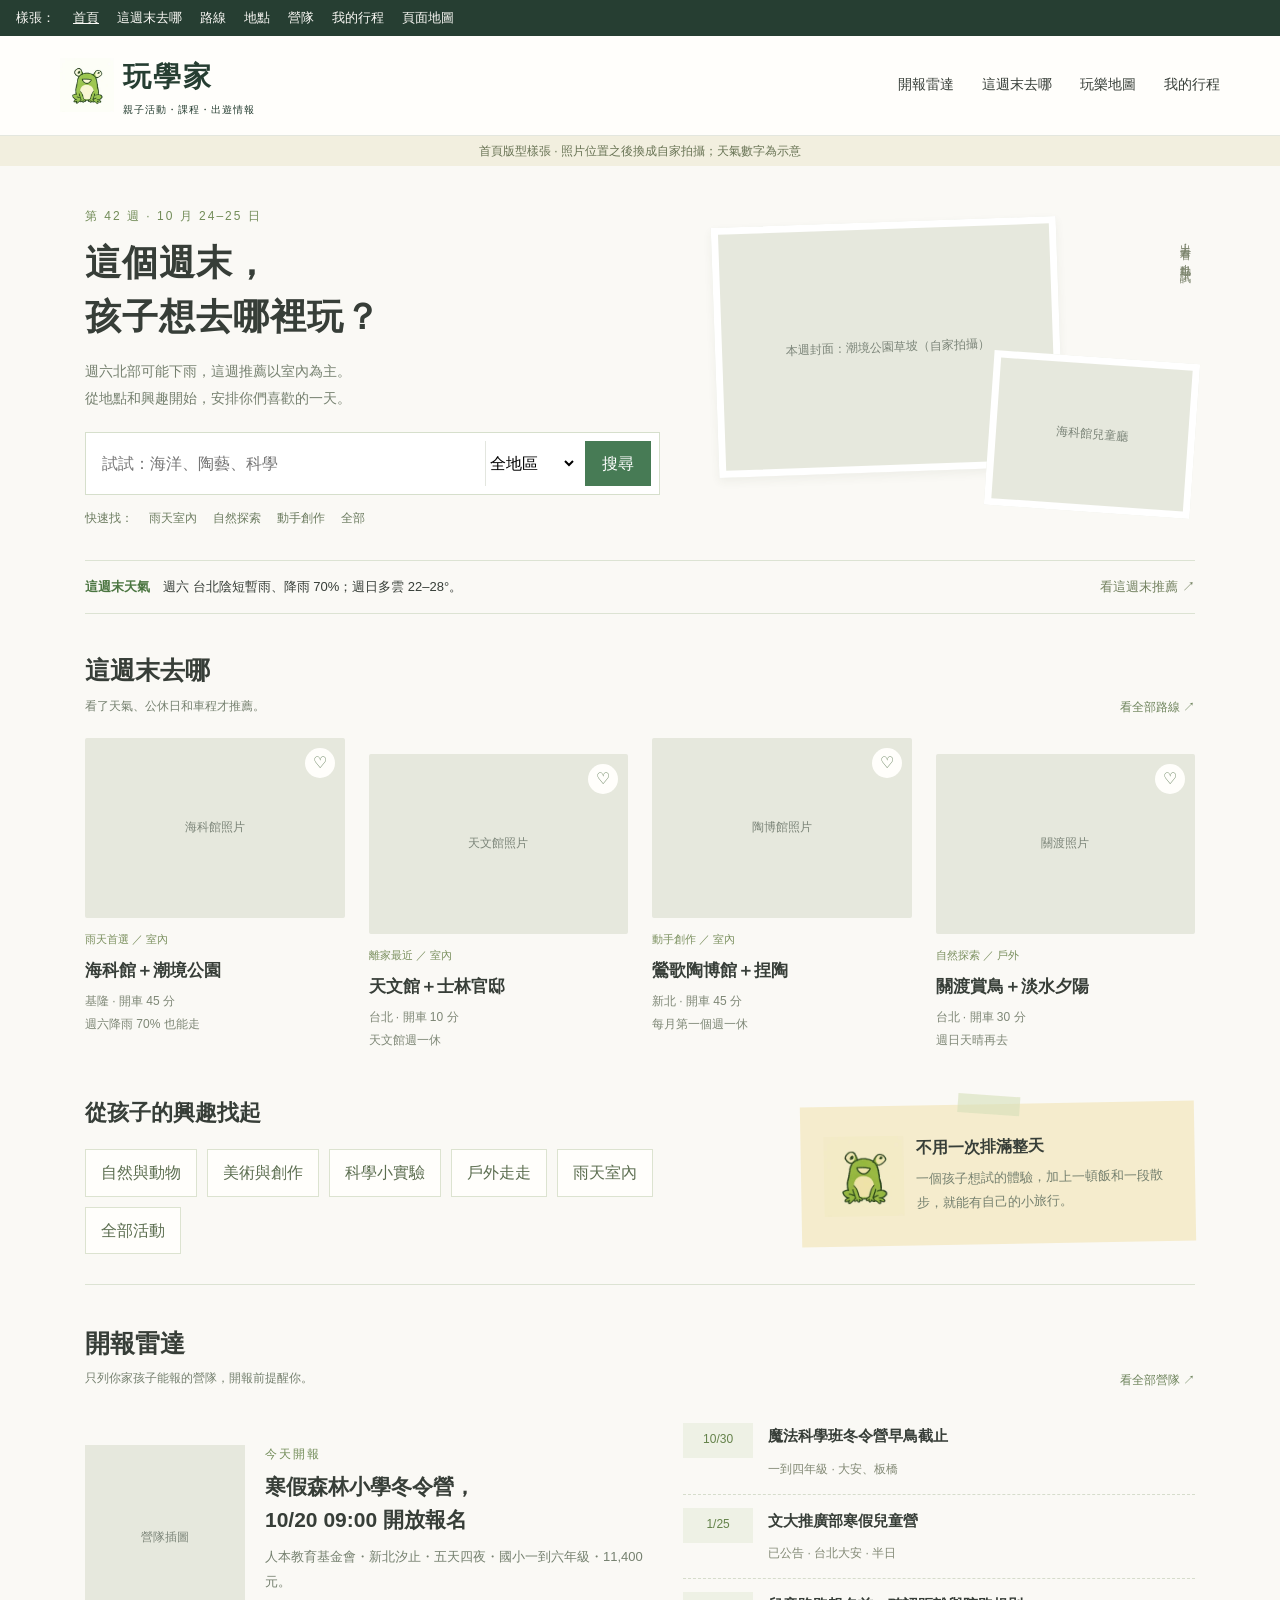
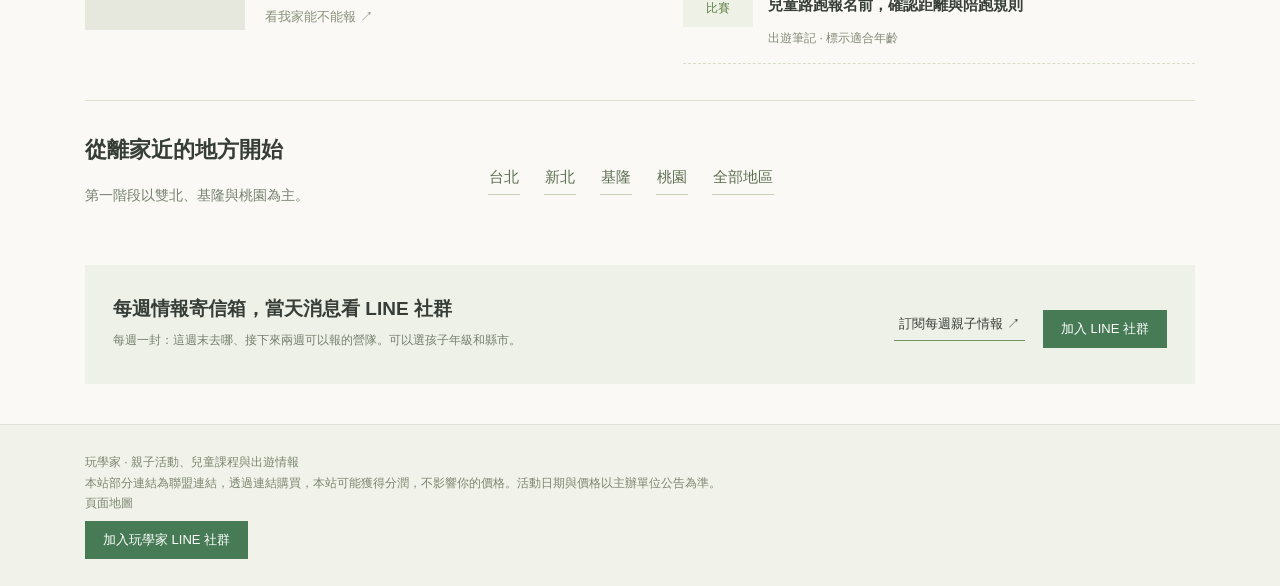
<file: index.html>
<!doctype html>
<html lang="zh-Hant"><head><meta charset="utf-8"><meta name="robots" content="noindex,nofollow"><meta name="viewport" content="width=device-width,initial-scale=1"><title>玩學家｜親子活動・課程・出遊情報</title>
<style>
/* 逐字取自參考稿首頁（2026-10-20 從使用者已登入的 Chrome 取出）；只多了 .ph 照片色塊與樣張切換列 */
* { box-sizing: border-box; }
html { scroll-behavior: smooth; }
body { margin: 0px; background: rgb(250, 249, 245); color: rgb(55, 62, 56); font-family: "Microsoft JhengHei", Arial, sans-serif; line-height: 1.7; }
a { color: inherit; text-decoration: none; }
button, input, select { font: inherit; }
button { cursor: pointer; }
header { background: rgb(255, 254, 251); border-bottom: 1px solid rgb(228, 231, 223); }
.wrap { max-width: 1160px; padding: 0px 25px; margin: auto; }
.top { display: flex; align-items: center; justify-content: space-between; padding: 17px 0px; }
.logo { display: flex; align-items: center; font-size: 28px; font-weight: 900; letter-spacing: 2px; color: rgb(38, 62, 50); }
.logo img { width: 54px; height: 54px; margin-right: 9px; }
.logo small { display: block; font-size: 10px; font-weight: 400; letter-spacing: 1px; }
.nav { display: flex; gap: 28px; font-size: 14px; }
.demo { font-size: 12px; text-align: center; padding: 5px; background: rgb(242, 239, 223); color: rgb(104, 115, 84); }
.welcome { display: grid; grid-template-columns: 1.2fr 1fr; gap: 55px; padding: 40px 0px 32px; align-items: center; }
.kicker { font-size: 12px; color: rgb(114, 140, 88); letter-spacing: 2px; }
h1 { font-size: 36px; line-height: 1.5; margin: 10px 0px 14px; letter-spacing: 1px; }
p { color: rgb(117, 128, 111); font-size: 14px; line-height: 1.9; }
.search { display: flex; gap: 8px; background: white; border: 1px solid rgb(214, 223, 204); padding: 8px; margin-top: 20px; }
.search input { border: 0px; min-width: 0px; flex: 1 1 0%; padding: 8px; background: none; outline-offset: 3px; }
.search select { border-width: 0px 0px 0px 1px; border-style: none none none solid; border-color: currentcolor currentcolor currentcolor rgb(227, 230, 223); border-image: none; background: none; width: 92px; }
.search button { border: 0px; background: rgb(71, 123, 85); color: white; padding: 9px 17px; }
.quick { display: flex; gap: 16px; flex-wrap: wrap; font-size: 12px; margin-top: 13px; color: rgb(108, 124, 96); }
.quick button { border: 0px; background: none; color: inherit; padding: 0px; }
.collage { position: relative; height: 290px; }
.collage .big { position: absolute; left: 0px; top: 0px; width: 72%; height: 250px; object-fit: cover; border: 7px solid white; transform: rotate(-2deg); box-shadow: rgba(56, 78, 53, 0.063) 0px 4px 10px; }
.collage .little { position: absolute; right: 0px; bottom: 0px; width: 43%; height: 155px; object-fit: cover; border: 7px solid white; transform: rotate(4deg); }
.collage .caption { position: absolute; right: 0px; top: 12px; font-size: 11px; writing-mode: vertical-rl; color: rgb(125, 133, 110); letter-spacing: 2px; }
.week { display: flex; justify-content: space-between; align-items: center; border-top: 1px solid rgb(220, 227, 211); border-bottom: 1px solid rgb(220, 227, 211); padding: 15px 0px; font-size: 13px; gap: 15px; }
.week strong { color: rgb(74, 117, 64); }
.week a { color: rgb(114, 128, 95); }
.section-head { display: flex; justify-content: space-between; align-items: end; margin: 35px 0px 20px; }
.section-head h2 { font-size: 25px; margin: 0px; }
.section-head p { margin: 3px 0px 0px; font-size: 12px; }
.section-head a { font-size: 12px; color: rgb(110, 132, 92); }
.cards { display: grid; grid-template-columns: repeat(4, 1fr); gap: 24px; }
.card { position: relative; }
.card:nth-child(2n) { padding-top: 16px; }
.card img, .card .ph { width: 100%; height: 180px; object-fit: cover; border-radius: 2px; }
.card h3 { font-size: 17px; line-height: 1.65; margin: 9px 0px 5px; font-weight: 600; }
.card .tag { font-size: 11px; color: rgb(123, 144, 95); margin-top: 12px; }
.card .meta { font-size: 12px; color: rgb(126, 135, 118); line-height: 1.9; }
.card .heart { position: absolute; right: 10px; top: 10px; width: 30px; height: 30px; background: rgb(255, 254, 251); border: 0px; border-radius: 50%; color: rgb(90, 120, 80); }
.card:nth-child(2n) .heart { top: 26px; }
.card a:hover h3 { color: rgb(71, 123, 85); }
.empty { display: none; color: rgb(123, 132, 111); padding: 25px; }
.middle { display: grid; grid-template-columns: 1.7fr 1fr; gap: 45px; margin: 42px 0px 30px; }
.topics { display: flex; flex-wrap: wrap; gap: 10px; margin-top: 18px; }
.topics button { border: 1px solid rgb(220, 227, 208); background: rgb(255, 254, 251); padding: 9px 15px; color: rgb(92, 110, 80); }
.sticky-note { position: relative; background: rgb(245, 236, 205); padding: 23px; transform: rotate(-1deg); display: flex; gap: 12px; align-items: center; margin: 10px 0px; }
.sticky-note::before { content: ""; position: absolute; top: -9px; left: 40%; height: 19px; width: 62px; background: rgba(213, 223, 186, 0.6); transform: rotate(5deg); }
.sticky-note img { width: 80px; mix-blend-mode: multiply; }
.sticky-note h3 { font-size: 16px; margin: 0px; }
.sticky-note p { font-size: 13px; margin: 6px 0px 0px; }
.learning { border-top: 1px solid rgb(220, 227, 211); padding-top: 2px; }
.learning-grid { display: grid; grid-template-columns: 1.1fr 1fr; gap: 35px; }
.story { display: grid; grid-template-columns: 160px 1fr; gap: 20px; align-items: center; }
.story img, .story .ph { width: 160px; height: 185px; object-fit: cover; }
.story h3 { font-size: 21px; line-height: 1.6; margin: 5px 0px; }
.story p { font-size: 13px; margin: 8px 0px; }
.list-row { display: grid; grid-template-columns: 70px 1fr; gap: 15px; padding: 13px 0px; border-bottom: 1px dashed rgb(214, 221, 204); }
.list-row .label { color: rgb(100, 130, 74); background: rgb(238, 241, 229); text-align: center; font-size: 12px; padding: 6px; height: 35px; }
.list-row h3 { font-size: 15px; margin: 0px 0px 5px; }
.list-row small { font-size: 12px; color: rgb(130, 137, 117); }
.locations { display: grid; grid-template-columns: 1fr 2fr; gap: 50px; padding: 30px 0px; margin-top: 36px; border-top: 1px solid rgb(220, 227, 211); }
.locations h2 { font-size: 22px; margin: 0px; }
.cities { display: flex; flex-wrap: wrap; gap: 14px 24px; align-items: center; }
.cities button { border-width: 0px 0px 1px; border-style: none none solid; border-color: currentcolor currentcolor rgb(197, 210, 182); border-image: none; background: none; color: rgb(94, 112, 82); font-size: 15px; padding: 5px 1px; }
.newsletter { display: flex; justify-content: space-between; align-items: center; padding: 28px; margin: 12px 0px 40px; background: rgb(238, 241, 231); gap: 25px; }
.newsletter h3 { font-size: 19px; margin: 0px; }
.newsletter p { font-size: 12px; margin: 4px 0px; }
.newsletter a { font-size: 13px; border-bottom: 1px solid rgb(118, 148, 99); padding: 5px; }
.footer { background: rgb(241, 242, 233); border-top: 1px solid rgb(221, 227, 212); padding: 27px 0px; font-size: 12px; color: rgb(124, 133, 113); }
.toast { position: fixed; bottom: 20px; left: 50%; transform: translateX(-50%); background: rgb(52, 91, 62); color: white; padding: 12px 20px; display: none; z-index: 10; font-size: 13px; max-width: 90%; }
@media (max-width: 760px) {
  .wrap { padding: 0px 18px; }
  .top { padding: 12px 0px; }
  .logo { font-size: 24px; }
  .nav { gap: 13px; font-size: 12px; }
  .nav a:last-child { display: none; }
  .welcome { grid-template-columns: 1fr; gap: 25px; padding-top: 25px; }
  h1 { font-size: 29px; }
  .collage { height: 215px; }
  .collage .big { height: 190px; width: 76%; }
  .collage .little { height: 125px; width: 39%; }
  .week { align-items: start; font-size: 12px; }
  .week a { white-space: nowrap; }
  .cards { grid-template-columns: repeat(2, 1fr); gap: 22px 15px; }
  .card img, .card .ph { height: 150px; }
  .card h3 { font-size: 15px; }
  .card:nth-child(2n) { padding-top: 10px; }
  .card:nth-child(2n) .heart { top: 20px; }
  .middle { grid-template-columns: 1fr; gap: 18px; margin-top: 30px; }
  .section-head h2 { font-size: 22px; }
  .learning-grid { grid-template-columns: 1fr; gap: 15px; }
  .story { grid-template-columns: 125px 1fr; gap: 15px; }
  .story img, .story .ph { width: 125px; height: 165px; }
  .story h3 { font-size: 18px; }
  .locations { grid-template-columns: 1fr; gap: 12px; }
  .newsletter { padding: 20px; display: block; }
  .newsletter a { display: inline-block; margin-top: 9px; }
  .search button { padding: 8px 12px; }
  .search select { width: 75px; }
  .search input { font-size: 13px; }
}
/* 樣張多加的 */
.line-join { display: inline-block; background: rgb(71, 123, 85); color: white; padding: 8px 18px; font-size: 13px; margin-top: 8px; }
.newsletter .links { display: flex; flex-wrap: wrap; gap: 12px 18px; align-items: center; }
.newsletter .line-join { border: 0px; color: white; padding: 8px 18px; }
.ph { background: rgb(230, 232, 221); color: rgb(123, 132, 120); display: flex; align-items: center; justify-content: center; text-align: center; font-size: 12px; padding: 10px; }
.switcher { background: rgb(38, 62, 50); color: rgb(250, 249, 245); font-size: 13px; padding: 7px 16px; display: flex; flex-wrap: wrap; gap: 4px 18px; }
.switcher a[aria-current="page"] { text-decoration: underline; }
.list-row .when { display: block; font-size: 12px; color: rgb(40, 116, 94); }
</style></head><body>
<nav class="switcher" aria-label="樣張切換"><span>樣張：</span><a href="index.html" aria-current="page">首頁</a><a href="weekend.html">這週末去哪</a><a href="route.html">路線</a><a href="place.html">地點</a><a href="camp.html">營隊</a><a href="mytrip.html">我的行程</a><a href="sitemap.html">頁面地圖</a></nav>
<header><div class="wrap top"><a class="logo" href="index.html"><img src="assets/frog.webp" alt="玩學家青蛙"><span>玩學家<small>親子活動・課程・出遊情報</small></span></a><nav class="nav"><a href="camp.html">開報雷達</a><a href="weekend.html">這週末去哪</a><a href="place.html">玩樂地圖</a><a href="mytrip.html">我的行程</a></nav></div></header>
<div class="demo">首頁版型樣張 · 照片位置之後換成自家拍攝；天氣數字為示意</div>
<main class="wrap">
<section class="welcome"><div><div class="kicker">第 42 週 · 10 月 24–25 日</div><h1>這個週末，<br>孩子想去哪裡玩？</h1><p>週六北部可能下雨，這週推薦以室內為主。<br>從地點和興趣開始，安排你們喜歡的一天。</p>
<form class="search" onsubmit="return false"><input id="q" aria-label="搜尋活動" placeholder="試試：海洋、陶藝、科學"><select id="area" aria-label="地區"><option value="">全地區</option><option>台北</option><option>新北</option><option>基隆</option><option>桃園</option></select><button>搜尋</button></form>
<div class="quick"><span>快速找：</span><button data-q="室內">雨天室內</button><button data-q="自然">自然探索</button><button data-q="創作">動手創作</button><button data-q="">全部</button></div></div>
<div class="collage"><div class="ph big">本週封面：潮境公園草坡（自家拍攝）</div><div class="ph little">海科館兒童廳</div><span class="caption">出去看看，也動手試試。</span></div></section>
<div class="week"><span><strong>這週末天氣</strong>　週六 台北陰短暫雨、降雨 70%；週日多雲 22–28°。</span><a href="weekend.html">看這週末推薦 ↗</a></div>
<section id="activities"><div class="section-head"><div><h2>這週末去哪</h2><p>看了天氣、公休日和車程才推薦。</p></div><a href="weekend.html">看全部路線 ↗</a></div>
<div class="cards">
<article class="card" data-area="基隆" data-key="海洋 室內 自然"><button class="heart" aria-label="收藏海科館" aria-pressed="false">♡</button><a href="route.html"><div class="ph">海科館照片</div><div class="tag">雨天首選 ／ 室內</div><h3>海科館＋潮境公園</h3></a><div class="meta">基隆 · 開車 45 分<br>週六降雨 70% 也能走</div></article>
<article class="card" data-area="台北" data-key="天文 科學 室內"><button class="heart" aria-label="收藏天文館" aria-pressed="false">♡</button><a href="#"><div class="ph">天文館照片</div><div class="tag">離家最近 ／ 室內</div><h3>天文館＋士林官邸</h3></a><div class="meta">台北 · 開車 10 分<br>天文館週一休</div></article>
<article class="card" data-area="新北" data-key="陶藝 創作 室內 DIY"><button class="heart" aria-label="收藏陶博館" aria-pressed="false">♡</button><a href="#"><div class="ph">陶博館照片</div><div class="tag">動手創作 ／ 室內</div><h3>鶯歌陶博館＋捏陶</h3></a><div class="meta">新北 · 開車 45 分<br>每月第一個週一休</div></article>
<article class="card" data-area="台北" data-key="自然 戶外 賞鳥"><button class="heart" aria-label="收藏關渡" aria-pressed="false">♡</button><a href="#"><div class="ph">關渡照片</div><div class="tag">自然探索 ／ 戶外</div><h3>關渡賞鳥＋淡水夕陽</h3></a><div class="meta">台北 · 開車 30 分<br>週日天晴再去</div></article>
</div><div class="empty">目前沒有符合條件的路線。試試其他地區或關鍵字。</div></section>
<div class="middle"><section><h2 style="font-size:22px;margin:0">從孩子的興趣找起</h2><div class="topics"><button data-q="自然">自然與動物</button><button data-q="創作">美術與創作</button><button data-q="科學">科學小實驗</button><button data-q="戶外">戶外走走</button><button data-q="室內">雨天室內</button><button data-q="">全部活動</button></div></section>
<div class="sticky-note"><img src="assets/frog.webp" alt="青蛙小提醒"><div><h3>不用一次排滿整天</h3><p>一個孩子想試的體驗，加上一頓飯和一段散步，就能有自己的小旅行。</p></div></div></div>
<section class="learning" id="learning"><div class="section-head"><div><h2>開報雷達</h2><p>只列你家孩子能報的營隊，開報前提醒你。</p></div><a href="camp.html">看全部營隊 ↗</a></div>
<div class="learning-grid"><a class="story" href="camp.html"><div class="ph">營隊插圖</div><div><div class="kicker">今天開報</div><h3>寒假森林小學冬令營，<br>10/20 09:00 開放報名</h3><p>人本教育基金會・新北汐止・五天四夜・國小一到六年級・11,400 元。</p><small style="color:#88907b">看我家能不能報 ↗</small></div></a>
<div><a class="list-row" href="#"><span class="label">10/30</span><div><h3>魔法科學班冬令營早鳥截止</h3><small>一到四年級 · 大安、板橋</small></div></a><a class="list-row" href="#"><span class="label">1/25</span><div><h3>文大推廣部寒假兒童營</h3><small>已公告 · 台北大安 · 半日</small></div></a><a class="list-row" href="#"><span class="label">比賽</span><div><h3>兒童路跑報名前，確認距離與陪跑規則</h3><small>出遊筆記 · 標示適合年齡</small></div></a></div></div></section>
<section class="locations" id="locations"><div><h2>從離家近的地方開始</h2><p>第一階段以雙北、基隆與桃園為主。</p></div><div class="cities"><button data-area="台北">台北</button><button data-area="新北">新北</button><button data-area="基隆">基隆</button><button data-area="桃園">桃園</button><button data-area="">全部地區</button></div></section>
<section class="newsletter"><div><h3>每週情報寄信箱，當天消息看 LINE 社群</h3><p>每週一封：這週末去哪、接下來兩週可以報的營隊。可以選孩子年級和縣市。</p></div><div class="links"><a href="#" id="sub">訂閱每週親子情報 ↗</a><a class="line-join" href="#">加入 LINE 社群</a></div></section>
</main>
<footer class="footer"><div class="wrap">玩學家 · 親子活動、兒童課程與出遊情報<br>本站部分連結為聯盟連結，透過連結購買，本站可能獲得分潤，不影響你的價格。活動日期與價格以主辦單位公告為準。<br><a href="sitemap.html">頁面地圖</a><br><a class="line-join" href="#">加入玩學家 LINE 社群</a></div></footer>
<div class="toast" role="status"></div>
<script>
function toast(t){var e=document.querySelector('.toast');e.textContent=t;e.style.display='block';setTimeout(function(){e.style.display='none'},3000)}
function filter(q,area){var n=0;document.querySelectorAll('.card').forEach(function(c){var ok=(!q||c.dataset.key.indexOf(q)>=0||c.textContent.indexOf(q)>=0)&&(!area||c.dataset.area===area);c.style.display=ok?'':'none';if(ok)n++});document.querySelector('.empty').style.display=n?'none':'block'}
document.querySelector('.search').addEventListener('submit',function(){filter(document.getElementById('q').value.trim(),document.getElementById('area').value);document.getElementById('activities').scrollIntoView()});
document.querySelectorAll('[data-q]').forEach(function(b){b.onclick=function(){document.getElementById('q').value=b.dataset.q;filter(b.dataset.q,document.getElementById('area').value);document.getElementById('activities').scrollIntoView()}});
document.querySelectorAll('.cities button').forEach(function(b){b.onclick=function(){document.getElementById('area').value=b.dataset.area;filter(document.getElementById('q').value.trim(),b.dataset.area);document.getElementById('activities').scrollIntoView()}});
document.querySelectorAll('.heart').forEach(function(h){h.onclick=function(){var on=h.getAttribute('aria-pressed')!=='true';h.setAttribute('aria-pressed',on);h.textContent=on?'♥':'♡';toast(on?'已收藏到「我的行程」（樣張不會真的存）':'已取消收藏')}});
document.getElementById('sub').onclick=function(e){e.preventDefault();toast('電子報規劃中，樣張不收集電子郵件')};
document.querySelectorAll('.line-join').forEach(function(a){a.onclick=function(e){e.preventDefault();toast('正式版會開 LINE 加入社群；社群公告只放玩學家網站連結')}});
</script>
</body></html>
</file>
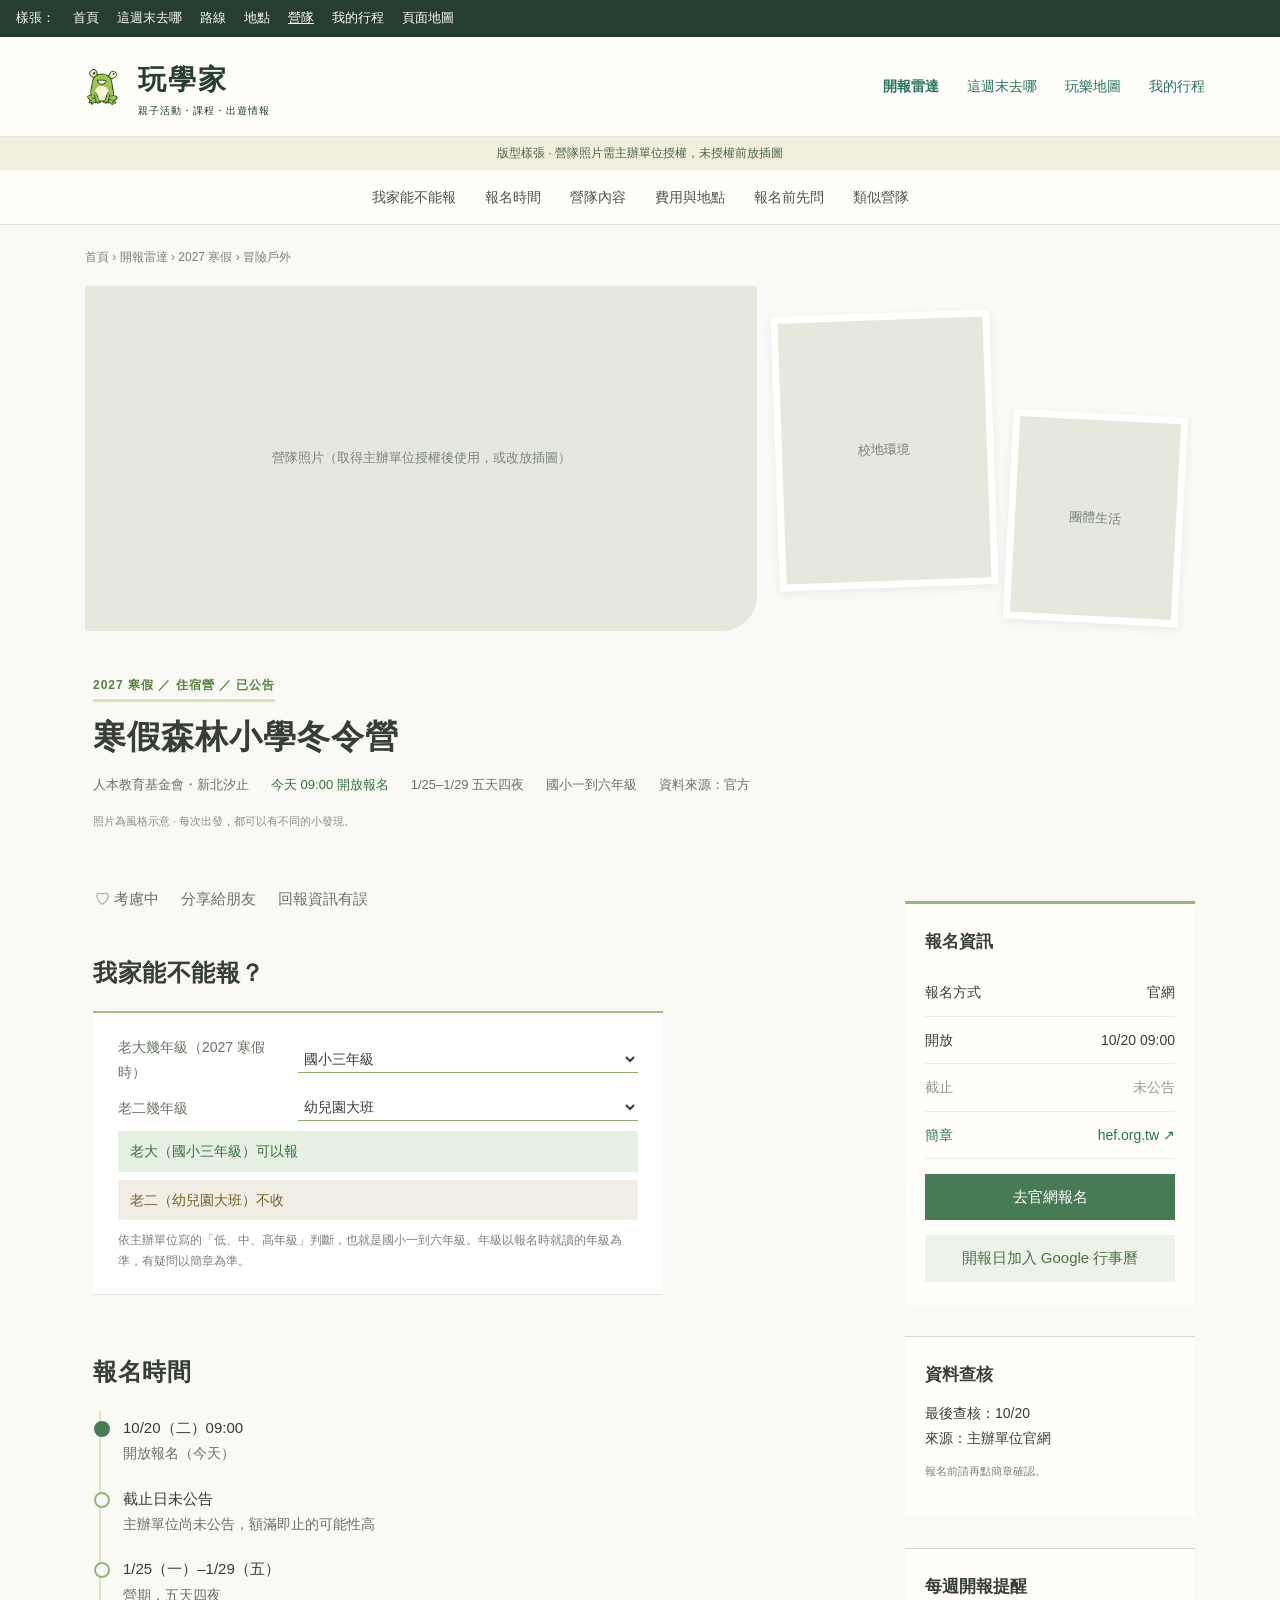
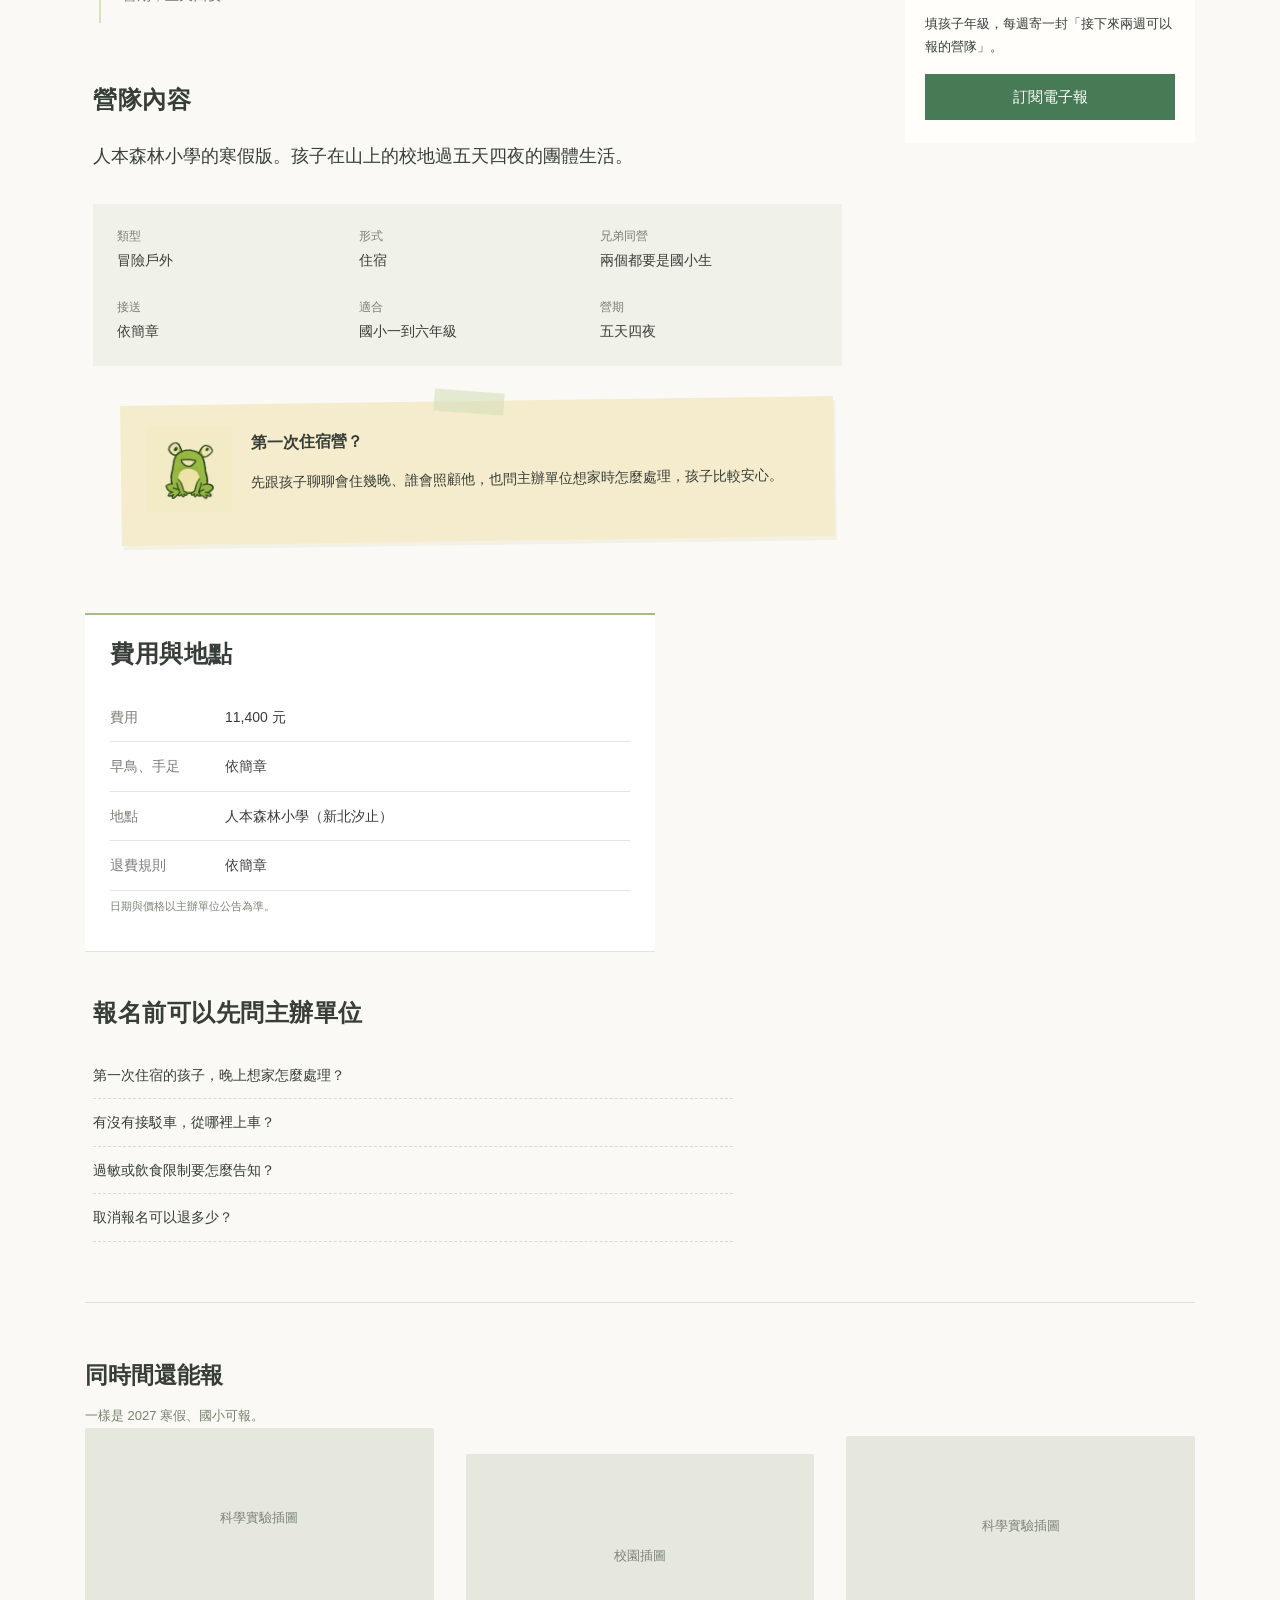
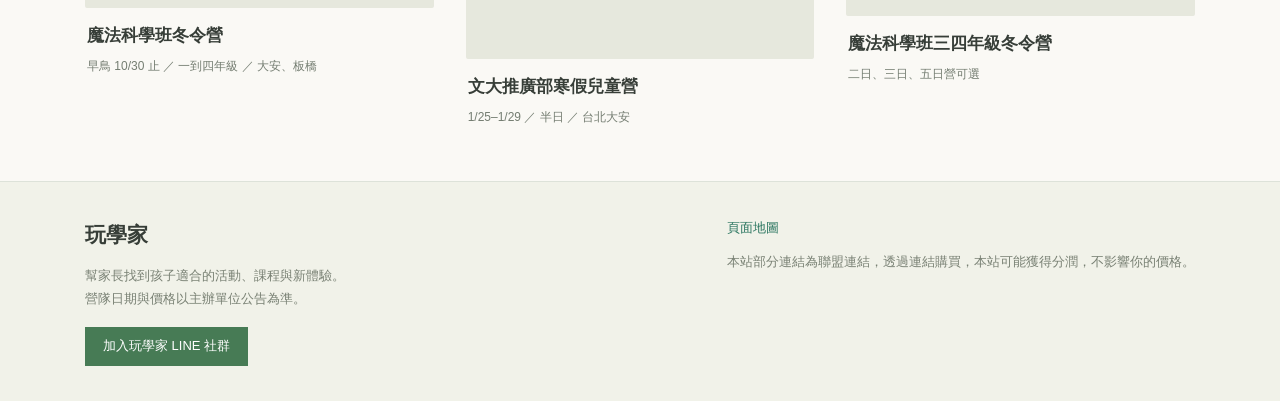
<file: camp.html>
<!doctype html>
<html lang="zh-Hant"><head><meta charset="utf-8"><meta name="robots" content="noindex,nofollow"><meta name="viewport" content="width=device-width,initial-scale=1"><title>寒假森林小學冬令營｜玩學家開報雷達</title><link rel="stylesheet" href="wxj.css"></head><body>
<nav class="switcher" aria-label="樣張切換"><span>樣張：</span><a href="index.html">首頁</a><a href="weekend.html">這週末去哪</a><a href="route.html">路線</a><a href="place.html">地點</a><a href="camp.html" aria-current="page">營隊</a><a href="mytrip.html">我的行程</a><a href="sitemap.html">頁面地圖</a></nav>
<header><div class="top"><a class="logo" href="index.html"><img src="assets/frog.webp" alt="玩學家青蛙"><span>玩學家<small>親子活動・課程・出遊情報</small></span></a><nav class="mainnav"><a href="camp.html" aria-current="page">開報雷達</a><a href="weekend.html">這週末去哪</a><a href="place.html">玩樂地圖</a><a href="mytrip.html">我的行程</a></nav></div></header>
<div class="preview">版型樣張 · 營隊照片需主辦單位授權，未授權前放插圖</div>
<nav class="subnav" aria-label="頁內導覽"><a href="#who">我家能不能報</a><a href="#dates">報名時間</a><a href="#about">營隊內容</a><a href="#cost">費用與地點</a><a href="#ask">報名前先問</a><a href="#more">類似營隊</a></nav>
<main class="wrap"><div class="crumb">首頁 › 開報雷達 › 2027 寒假 › 冒險戶外</div>
<div class="photos"><div class="ph">營隊照片（取得主辦單位授權後使用，或改放插圖）</div><div class="small"><div class="ph">校地環境</div><div class="ph">團體生活</div></div></div>
<div class="title"><div class="type">2027 寒假 ／ 住宿營 ／ 已公告</div><h1>寒假森林小學冬令營</h1><div class="subline"><span>人本教育基金會・新北汐止</span><span class="ok">今天 09:00 開放報名</span><span>1/25–1/29 五天四夜</span><span>國小一到六年級</span><span>資料來源：官方</span></div></div>
<div class="layout"><div class="content">
<section class="panel" id="who"><div class="tools"><button id="save" aria-pressed="false">♡ 考慮中</button><button id="share">分享給朋友</button><button id="edit">回報資訊有誤</button></div>
<h2>我家能不能報？</h2>
<div class="who"><label for="g1">老大幾年級（2027 寒假時）<select id="g1"><option>國小三年級</option><option>幼兒園大班</option><option>國小一年級</option><option>國小六年級</option><option>國中一年級</option></select></label><label for="g2">老二幾年級<select id="g2"><option>幼兒園大班</option><option>國小三年級</option><option>國小一年級</option><option>不用選</option></select></label><div class="res" id="res"></div><small>依主辦單位寫的「低、中、高年級」判斷，也就是國小一到六年級。年級以報名時就讀的年級為準，有疑問以簡章為準。</small></div></section>

<section class="panel" id="dates"><h2 style="margin-top:0">報名時間</h2><div class="tl"><div class="now"><b>10/20（二）09:00</b><span>開放報名（今天）</span></div><div><b>截止日未公告</b><span>主辦單位尚未公告，額滿即止的可能性高</span></div><div><b>1/25（一）–1/29（五）</b><span>營期，五天四夜</span></div></div></section>

<section class="panel" id="about"><h2 style="margin-top:0">營隊內容</h2><p class="intro">人本森林小學的寒假版。孩子在山上的校地過五天四夜的團體生活。</p><div class="facts"><div><span>類型</span><strong>冒險戶外</strong></div><div><span>形式</span><strong>住宿</strong></div><div><span>兄弟同營</span><strong>兩個都要是國小生</strong></div><div><span>接送</span><strong>依簡章</strong></div><div><span>適合</span><strong>國小一到六年級</strong></div><div><span>營期</span><strong>五天四夜</strong></div></div>
<div class="note"><img src="assets/frog.webp" alt="青蛙提醒"><div><h3>第一次住宿營？</h3><p>先跟孩子聊聊會住幾晚、誰會照顧他，也問主辦單位想家時怎麼處理，孩子比較安心。</p></div></div></section>

<section class="panel" id="cost"><h2 style="margin-top:0">費用與地點</h2><div class="row"><span>費用</span><span>11,400 元</span></div><div class="row"><span>早鳥、手足</span><span>依簡章</span></div><div class="row"><span>地點</span><span>人本森林小學（新北汐止）</span></div><div class="row"><span>退費規則</span><span>依簡章</span></div><p class="source-label">日期與價格以主辦單位公告為準。</p></section>

<section class="panel" id="ask"><h2 style="margin-top:0">報名前可以先問主辦單位</h2><div class="ask"><div>第一次住宿的孩子，晚上想家怎麼處理？</div><div>有沒有接駁車，從哪裡上車？</div><div>過敏或飲食限制要怎麼告知？</div><div>取消報名可以退多少？</div></div></section>
</div>
<aside><section class="panel"><h3>報名資訊</h3><div class="official">報名方式 <b>官網</b></div><div class="official">開放 <b>10/20 09:00</b></div><div class="official disabled">截止 <b>未公告</b></div><a class="official" href="https://hef.org.tw/forest-camp/" target="_blank" rel="noopener">簡章 <b>hef.org.tw ↗</b></a><a class="button" href="https://hef.org.tw/forest-camp/" target="_blank" rel="noopener">去官網報名</a><button class="button" id="cal" style="width:100%;background:#eef3e9;color:#497346">開報日加入 Google 行事曆</button></section>
<section class="panel"><h3>資料查核</h3><p style="font-size:14px">最後查核：10/20<br>來源：主辦單位官網</p><p class="source-label">報名前請再點簡章確認。</p></section>
<section class="panel"><h3>每週開報提醒</h3><p style="font-size:13px">填孩子年級，每週寄一封「接下來兩週可以報的營隊」。</p><button class="button" id="sub" style="width:100%">訂閱電子報</button></section></aside></div>
<section class="related" id="more"><h2>同時間還能報</h2><p style="color:#76806e;font-size:13px">一樣是 2027 寒假、國小可報。</p><div class="related-grid"><article><div class="ph">科學實驗插圖</div><div class="text"><h3>魔法科學班冬令營</h3><p>早鳥 10/30 止 ／ 一到四年級 ／ 大安、板橋</p></div></article><article><div class="ph">校園插圖</div><div class="text"><h3>文大推廣部寒假兒童營</h3><p>1/25–1/29 ／ 半日 ／ 台北大安</p></div></article><article><div class="ph">科學實驗插圖</div><div class="text"><h3>魔法科學班三四年級冬令營</h3><p>二日、三日、五日營可選</p></div></article></div></section></main>
<footer class="bottom"><div class="wrap footgrid"><div><b style="font-size:21px">玩學家</b><p>幫家長找到孩子適合的活動、課程與新體驗。<br>營隊日期與價格以主辦單位公告為準。</p><a class="line-join" href="#">加入玩學家 LINE 社群</a></div><div><a href="sitemap.html">頁面地圖</a><p>本站部分連結為聯盟連結，透過連結購買，本站可能獲得分潤，不影響你的價格。</p></div></div></footer>
<div class="toast" role="status"></div>
<script>
function toast(t){var e=document.querySelector('.toast');e.textContent=t;e.style.display='block';setTimeout(function(){e.style.display='none'},3500)}
(function(){var ok=['國小一年級','國小二年級','國小三年級','國小四年級','國小五年級','國小六年級'];
function one(label,v){if(v==='不用選')return '';var y=ok.indexOf(v)>=0;return '<div class="'+(y?'yes':'no')+'">'+label+'（'+v+'）'+(y?'可以報':'不收')+'</div>'}
function upd(){document.getElementById('res').innerHTML=one('老大',document.getElementById('g1').value)+one('老二',document.getElementById('g2').value)}
document.getElementById('g1').addEventListener('change',upd);document.getElementById('g2').addEventListener('change',upd);upd()})();
var b=document.querySelector('#save');b.onclick=function(){var on=b.getAttribute('aria-pressed')!=='true';b.setAttribute('aria-pressed',on);b.textContent=on?'♥ 考慮中':'♡ 考慮中';toast(on?'已加到「考慮中」（樣張不會真的存）':'已移除')};
document.querySelector('#share').onclick=function(){toast('正式版會開 LINE 分享，附上開報日和簡章連結')};
document.querySelector('#edit').onclick=function(){toast('正式版會開回報表單')};
document.querySelector('#cal').onclick=function(){toast('正式版會把開報日加到 Google 行事曆')};
document.querySelector('#sub').onclick=function(){toast('電子報規劃中，樣張不收集電子郵件')};
document.querySelectorAll('.line-join').forEach(function(a){a.onclick=function(e){e.preventDefault();toast('正式版會開 LINE 加入社群；社群公告只放玩學家網站連結')}});
</script>
</body></html>
</file>
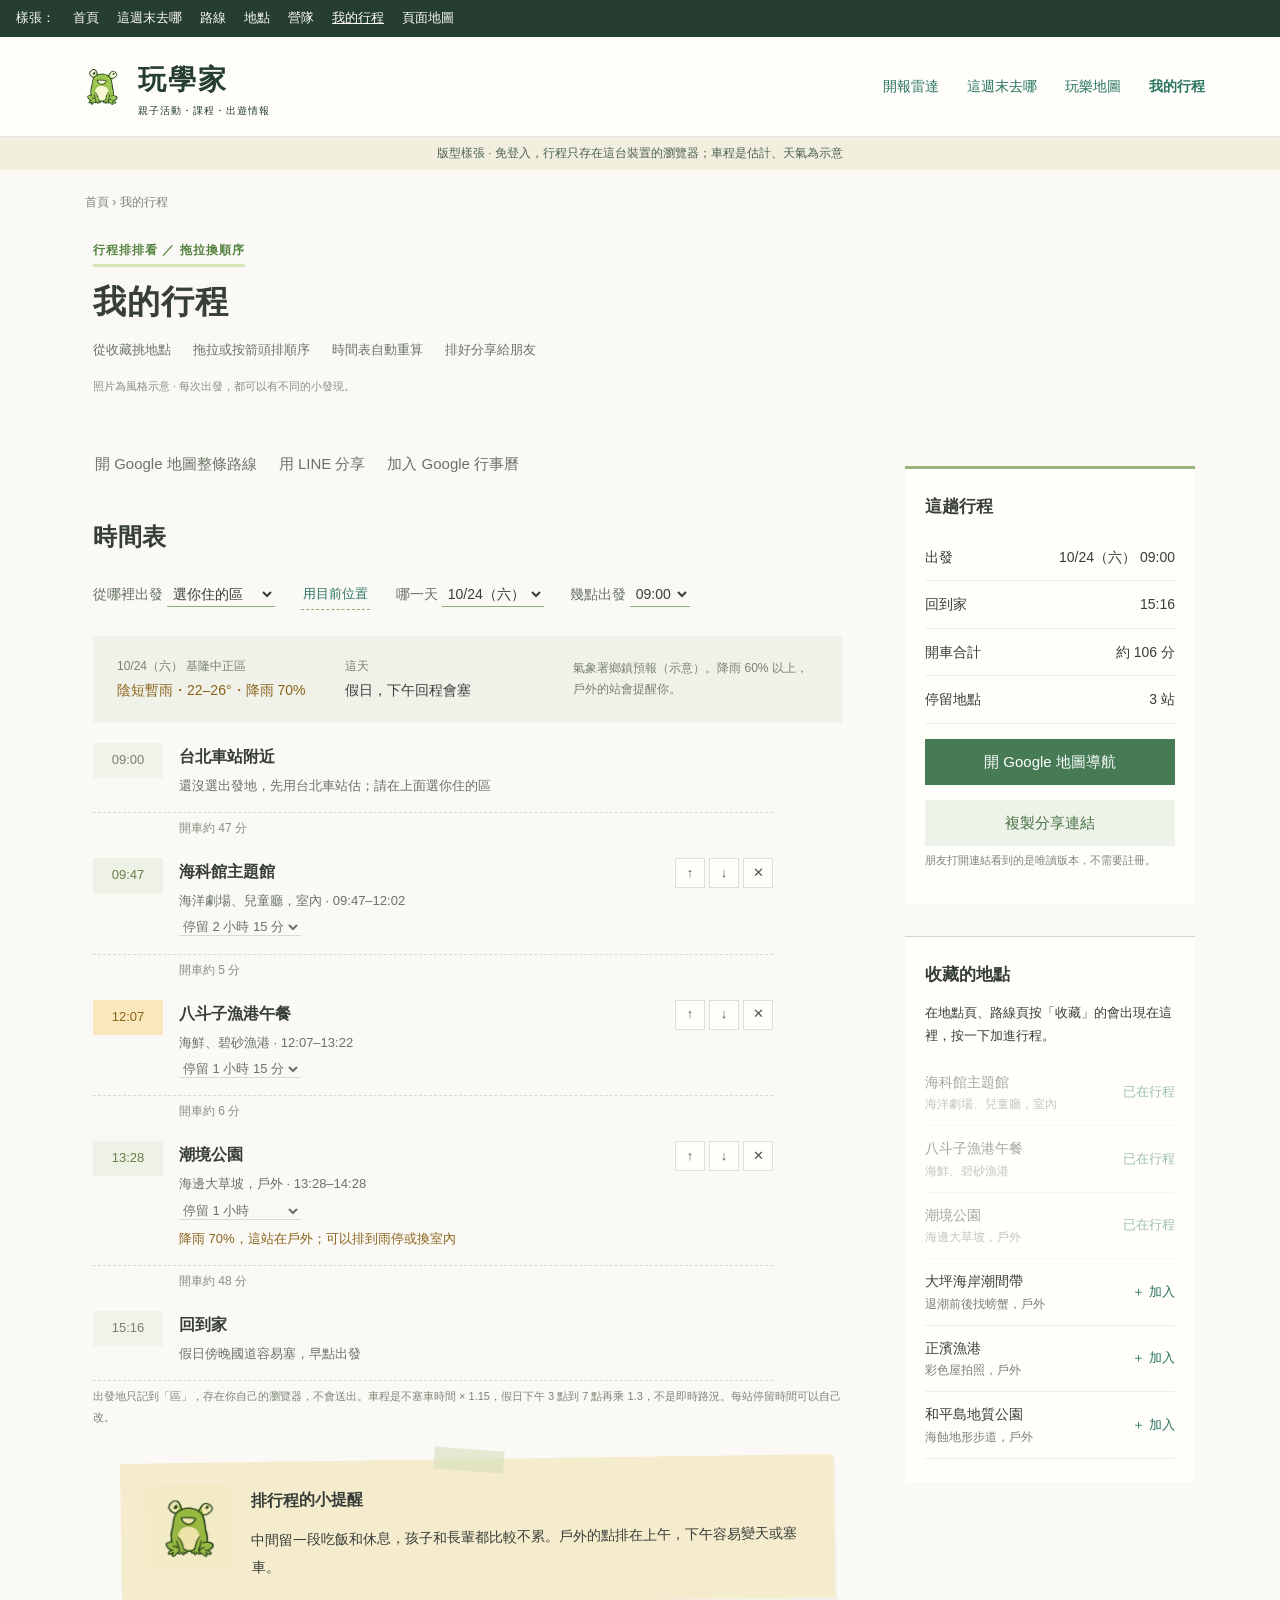
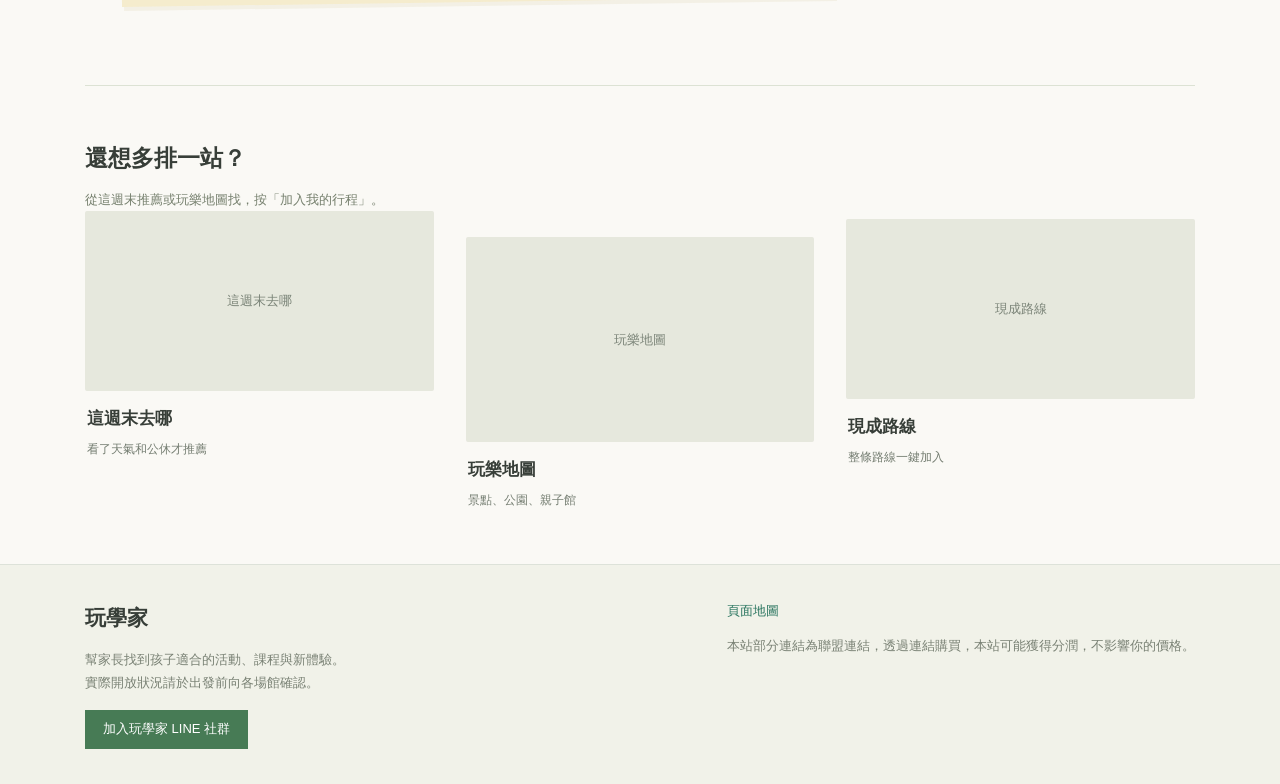
<file: mytrip.html>
<!doctype html>
<html lang="zh-Hant"><head><meta charset="utf-8"><meta name="robots" content="noindex,nofollow"><meta name="viewport" content="width=device-width,initial-scale=1"><title>我的行程｜玩學家</title><link rel="stylesheet" href="wxj.css"></head><body>
<nav class="switcher" aria-label="樣張切換"><span>樣張：</span><a href="index.html">首頁</a><a href="weekend.html">這週末去哪</a><a href="route.html">路線</a><a href="place.html">地點</a><a href="camp.html">營隊</a><a href="mytrip.html" aria-current="page">我的行程</a><a href="sitemap.html">頁面地圖</a></nav>
<header><div class="top"><a class="logo" href="index.html"><img src="assets/frog.webp" alt="玩學家青蛙"><span>玩學家<small>親子活動・課程・出遊情報</small></span></a><nav class="mainnav"><a href="camp.html">開報雷達</a><a href="weekend.html">這週末去哪</a><a href="place.html">玩樂地圖</a><a href="mytrip.html" aria-current="page">我的行程</a></nav></div></header>
<div class="preview">版型樣張 · 免登入，行程只存在這台裝置的瀏覽器；車程是估計、天氣為示意</div>
<main class="wrap"><div class="crumb">首頁 › 我的行程</div>
<div class="title"><div class="type">行程排排看 ／ 拖拉換順序</div><h1>我的行程</h1><div class="subline"><span>從收藏挑地點</span><span>拖拉或按箭頭排順序</span><span>時間表自動重算</span><span>排好分享給朋友</span></div></div>
<div class="layout" id="app"><div class="content">
<div class="shared-banner" id="sharedBanner">這是朋友分享給你的行程（只能看）。<a href="#" id="copyMine">複製一份到我的行程</a>，就可以自己改。</div>
<section class="panel" id="plan"><div class="tools"><button id="mapAll">開 Google 地圖整條路線</button><button id="share">用 LINE 分享</button><button id="cal">加入 Google 行事曆</button></div>
<h2>時間表</h2>
<div class="trip-bar"><label for="origin">從哪裡出發 <select id="origin"></select></label><button type="button" id="locate" class="locate">用目前位置</button><label for="day">哪一天 <select id="day"></select></label><label for="dep">幾點出發 <select id="dep"></select></label></div>
<div class="wx" id="wx"></div>
<div class="stops" id="stops"></div>
<p class="source-label">出發地只記到「區」，存在你自己的瀏覽器，不會送出。車程是不塞車時間 × 1.15，假日下午 3 點到 7 點再乘 1.3，不是即時路況。每站停留時間可以自己改。</p>
<div class="note"><img src="assets/frog.webp" alt="青蛙提醒"><div><h3>排行程的小提醒</h3><p>中間留一段吃飯和休息，孩子和長輩都比較不累。戶外的點排在上午，下午容易變天或塞車。</p></div></div></section>
</div>
<aside><section class="panel"><h3>這趟行程</h3><div class="official">出發 <b id="sDep">—</b></div><div class="official">回到家 <b id="sBack">—</b></div><div class="official">開車合計 <b id="sDrive">—</b></div><div class="official">停留地點 <b id="sCount">—</b></div><button class="button" id="mapAll2" style="width:100%">開 Google 地圖導航</button><button class="button" id="copyLink" style="width:100%;background:#eef3e9;color:#497346">複製分享連結</button><p class="source-label">朋友打開連結看到的是唯讀版本，不需要註冊。</p></section>
<section class="panel picks-list" id="picks"><h3>收藏的地點</h3><p style="font-size:13px">在地點頁、路線頁按「收藏」的會出現在這裡，按一下加進行程。</p><div id="pickList"></div></section></aside></div>
<section class="related"><h2>還想多排一站？</h2><p style="color:#76806e;font-size:13px">從這週末推薦或玩樂地圖找，按「加入我的行程」。</p><div class="related-grid"><article><a href="weekend.html"><div class="ph">這週末去哪</div></a><div class="text"><h3>這週末去哪</h3><p>看了天氣和公休才推薦</p></div></article><article><a href="place.html"><div class="ph">玩樂地圖</div></a><div class="text"><h3>玩樂地圖</h3><p>景點、公園、親子館</p></div></article><article><a href="route.html"><div class="ph">現成路線</div></a><div class="text"><h3>現成路線</h3><p>整條路線一鍵加入</p></div></article></div></section></main>
<footer class="bottom"><div class="wrap footgrid"><div><b style="font-size:21px">玩學家</b><p>幫家長找到孩子適合的活動、課程與新體驗。<br>實際開放狀況請於出發前向各場館確認。</p><a class="line-join" href="#">加入玩學家 LINE 社群</a></div><div><a href="sitemap.html">頁面地圖</a><p>本站部分連結為聯盟連結，透過連結購買，本站可能獲得分潤，不影響你的價格。</p></div></div></footer>
<div class="toast" role="status"></div>
<script>
function toast(t){var e=document.querySelector('.toast');e.textContent=t;e.style.display='block';setTimeout(function(){e.style.display='none'},3500)}
var SP={
 home:{n:'',q:''},
 sea:{n:'海科館主題館',d:'海洋劇場、兒童廳，室內',stay:135,closed:[1],q:'國立海洋科技博物館'},
 lunch:{n:'八斗子漁港午餐',d:'海鮮、碧砂漁港',stay:75,lunch:1,q:'八斗子漁港'},
 chao:{n:'潮境公園',d:'海邊大草坡，戶外',stay:60,out:1,q:'潮境公園'},
 dap:{n:'大坪海岸潮間帶',d:'退潮前後找螃蟹，戶外',stay:45,out:1,q:'大坪海岸'},
 zhb:{n:'正濱漁港',d:'彩色屋拍照，戶外',stay:40,out:1,q:'正濱漁港'},
 hp:{n:'和平島地質公園',d:'海蝕地形步道，戶外',stay:90,out:1,q:'和平島地質公園'}};
// 出發地只到「區」：區中心座標，車程用直線距離估（正式版改成事先用 OSRM 算好每區到每個景點的表）
var OR=[['tp-zz','臺北市中正區',25.032,121.519],['tp-da','臺北市大安區',25.026,121.543],['tp-xy','臺北市信義區',25.033,121.567],['tp-zs','臺北市中山區',25.064,121.533],['tp-ss','臺北市松山區',25.050,121.577],['tp-dt','臺北市大同區',25.063,121.513],['tp-wh','臺北市萬華區',25.028,121.497],['tp-ws','臺北市文山區',24.989,121.570],['tp-ng','臺北市南港區',25.038,121.607],['tp-nh','臺北市內湖區',25.083,121.589],['tp-sl','臺北市士林區',25.093,121.525],['tp-bt','臺北市北投區',25.132,121.501],
 ['ntp-bq','新北市板橋區',25.011,121.462],['ntp-xz','新北市新莊區',25.036,121.450],['ntp-zh','新北市中和區',24.999,121.499],['ntp-yh','新北市永和區',25.008,121.516],['ntp-sc','新北市三重區',25.062,121.488],['ntp-xd','新北市新店區',24.968,121.538],['ntp-tc','新北市土城區',24.972,121.444],['ntp-xzh','新北市汐止區',25.063,121.661],['ntp-ds','新北市淡水區',25.169,121.441],['ntp-lk','新北市林口區',25.077,121.391],['ntp-lz','新北市蘆洲區',25.085,121.474],['ntp-sl','新北市樹林區',24.991,121.420],
 ['kl','基隆市',25.128,121.742],['ty-ty','桃園市桃園區',24.993,121.301],['ty-zl','桃園市中壢區',24.965,121.225],['ty-gs','桃園市龜山區',25.019,121.346],['ty-bd','桃園市八德區',24.953,121.298]];
var LL={sea:[25.137,121.799],lunch:[25.144,121.792],chao:[25.143,121.806],dap:[25.140,121.810],zhb:[25.152,121.774],hp:[25.161,121.764]};
function orig(code){return OR.filter(function(o){return o[0]===code})[0]||OR[0]}
function km(a,b){var R=6371,r=Math.PI/180,dl=(b[0]-a[0])*r,dg=(b[1]-a[1])*r,x=Math.sin(dl/2)*Math.sin(dl/2)+Math.cos(a[0]*r)*Math.cos(b[0]*r)*Math.sin(dg/2)*Math.sin(dg/2);return 2*R*Math.asin(Math.sqrt(x))}
function fromHome(id){var o=orig(state.origin);return Math.max(8,Math.round(km([o[2],o[3]],LL[id])*1.35))}
var DM={'home|sea':38,'home|lunch':38,'home|chao':40,'home|dap':40,'home|zhb':33,'home|hp':34,'sea|chao':4,'sea|lunch':4,'sea|dap':5,'sea|zhb':10,'sea|hp':11,'chao|lunch':5,'chao|dap':3,'chao|zhb':12,'chao|hp':13,'dap|lunch':5,'lunch|zhb':9,'hp|lunch':10,'dap|zhb':12,'dap|hp':13,'hp|zhb':5};
var DAYS=[{v:'2026-10-24',l:'10/24（六）',wx:'陰短暫雨・22–26°',p:70},{v:'2026-10-25',l:'10/25（日）',wx:'多雲・23–28°',p:20},{v:'2026-10-26',l:'10/26（一）',wx:'晴・24–29°',p:10}];
var WD='日一二三四五六';
function base(a,b){if(a==='home')return fromHome(b);if(b==='home')return fromHome(a);return DM[a+'|'+b]||DM[b+'|'+a]||15}
function dayOf(v){return DAYS.filter(function(d){return d.v===v})[0]||DAYS[0]}
function dow(v){return new Date(v+'T12:00:00').getDay()}
function drive(a,b,t,v){var f=1.15,w=dow(v);if((w===0||w===6)&&t>=900&&t<1140)f*=1.3;return Math.round(base(a,b)*f)}
function hm(m){return String(Math.floor(m/60)).padStart(2,'0')+':'+String(m%60).padStart(2,'0')}
function hmToMin(s){var p=s.split(':');return +p[0]*60+ +p[1]}
var KEY='wxj-mytrip',state=null,readonly=false;
function load(){try{var s=JSON.parse(localStorage.getItem(KEY)||'null');if(s&&s.stops)return s}catch(e){}return {origin:'',geo:false,day:'2026-10-24',dep:'09:00',stops:[{id:'sea',stay:135},{id:'lunch',stay:75},{id:'chao',stay:60}]}}
function save(){if(readonly)return;try{localStorage.setItem(KEY,JSON.stringify(state))}catch(e){}}
function fromUrl(){var q=new URLSearchParams(location.search);if(!q.get('s'))return null;var st=q.get('s').split(',').map(function(x){var p=x.split('.');return {id:p[0],stay:+p[1]||(SP[p[0]]||{}).stay||60}}).filter(function(x){return SP[x.id]&&x.id!=='home'});return {origin:q.get('o')||'',geo:false,day:q.get('d')||DAYS[0].v,dep:q.get('t')||'09:00',stops:st}}
function shareUrl(){var u=location.href.split('?')[0].split('#')[0];return u+'?s='+state.stops.map(function(s){return s.id+'.'+s.stay}).join(',')+'&d='+state.day+'&t='+state.dep+(state.origin?'&o='+state.origin:'')}
function compute(){var v=state.day,t=hmToMin(state.dep),prev='home',rows=[],tot=0;
 var on=state.origin?orig(state.origin)[1]:'台北車站附近';rows.push({home:1,t:t,n:(state.geo?'目前位置附近（'+on+'）':on),d:state.origin?'出發':'還沒選出發地，先用台北車站估；請在上面選你住的區'});
 state.stops.forEach(function(s,i){var dm=drive(prev,s.id,t,v);tot+=dm;t+=dm;rows.push({drive:dm});rows.push({i:i,id:s.id,t:t,stay:s.stay});t+=s.stay;prev=s.id});
 if(state.stops.length){var dm=drive(prev,'home',t,v);tot+=dm;t+=dm;rows.push({drive:dm})}
 rows.push({home:1,t:t,n:'回到家',d:'假日傍晚國道容易塞，早點出發'});return {rows:rows,back:t,tot:tot}}
function render(){var day=dayOf(state.day),w=dow(state.day),c=compute(),h='';
 document.getElementById('wx').innerHTML='<div class="'+(day.p>=60?'rain':'')+'"><span>'+day.l+' 基隆中正區</span><strong>'+day.wx+'・降雨 '+day.p+'%</strong></div><div><span>這天</span><strong>'+(w===1?'週一，海科館等場館多半休館':(w===0||w===6?'假日，下午回程會塞':'平日'))+'</strong></div><small>氣象署鄉鎮預報（示意）。降雨 60% 以上，戶外的站會提醒你。</small>';
 c.rows.forEach(function(r){
  if(r.drive){h+='<div class="trip-drive">開車約 '+r.drive+' 分</div>';return}
  if(r.home){h+='<div class="stop home"><div class="t">'+hm(r.t)+'</div><div><h3>'+r.n+'</h3><p>'+r.d+'</p></div><div></div></div>';return}
  var s=SP[r.id],warn='';
  if(s.closed&&s.closed.indexOf(w)>=0)warn+='<span class="warn">這天週'+WD[w]+'休館，換一天或拿掉這站</span>';
  if(s.out&&day.p>=60)warn+='<span class="warn">降雨 '+day.p+'%，這站在戶外；可以排到雨停或換室內</span>';
  var opts='';for(var m=30;m<=240;m+=15)opts+='<option value="'+m+'"'+(m===r.stay?' selected':'')+'>停留 '+(m>=60?Math.floor(m/60)+' 小時'+(m%60?' '+m%60+' 分':''):m+' 分')+'</option>';
  h+='<div class="stop'+(s.lunch?' lunch':'')+'" draggable="'+(!readonly)+'" data-i="'+r.i+'"><div class="t">'+hm(r.t)+'</div><div><h3>'+s.n+'</h3><p>'+s.d+' · '+hm(r.t)+'–'+hm(r.t+r.stay)+'</p><select class="stay" data-i="'+r.i+'" aria-label="停留時間">'+opts+'</select>'+warn+'</div><div class="ctl"><button data-a="up" data-i="'+r.i+'" aria-label="往前">↑</button><button data-a="down" data-i="'+r.i+'" aria-label="往後">↓</button><button data-a="del" data-i="'+r.i+'" aria-label="拿掉">✕</button></div></div>'});
 if(!state.stops.length)h+='<p style="padding:14px 0">還沒有地點，從右邊「收藏的地點」加進來。</p>';
 document.getElementById('stops').innerHTML=h;
 document.getElementById('sDep').textContent=day.l+' '+state.dep;document.getElementById('sBack').textContent=hm(c.back);document.getElementById('sDrive').textContent='約 '+c.tot+' 分';document.getElementById('sCount').textContent=state.stops.length+' 站';
 var have=state.stops.map(function(s){return s.id}),p='';
 Object.keys(SP).forEach(function(k){if(k==='home')return;var on=have.indexOf(k)>=0;p+='<button data-add="'+k+'"'+(on||readonly?' disabled':'')+'><span>'+SP[k].n+'<small>'+SP[k].d+'</small></span><em>'+(on?'已在行程':'＋ 加入')+'</em></button>'});
 document.getElementById('pickList').innerHTML=p;
 document.getElementById('app').classList.toggle('readonly',readonly);save()}
function move(i,j){if(j<0||j>=state.stops.length)return;var x=state.stops.splice(i,1)[0];state.stops.splice(j,0,x);render()}
document.getElementById('stops').addEventListener('click',function(e){var b=e.target.closest('button[data-a]');if(!b||readonly)return;var i=+b.dataset.i;if(b.dataset.a==='up')move(i,i-1);else if(b.dataset.a==='down')move(i,i+1);else{state.stops.splice(i,1);render()}});
document.getElementById('stops').addEventListener('change',function(e){if(e.target.classList.contains('stay')){state.stops[+e.target.dataset.i].stay=+e.target.value;render()}});
var dragI=null;
document.getElementById('stops').addEventListener('dragstart',function(e){var s=e.target.closest('.stop[data-i]');if(!s)return;dragI=+s.dataset.i;s.classList.add('dragging');e.dataTransfer.effectAllowed='move';try{e.dataTransfer.setData('text/plain',String(dragI))}catch(x){}});
document.getElementById('stops').addEventListener('dragover',function(e){var s=e.target.closest('.stop[data-i]');if(!s||dragI===null)return;e.preventDefault();document.querySelectorAll('.stop.over').forEach(function(x){x.classList.remove('over')});s.classList.add('over')});
document.getElementById('stops').addEventListener('drop',function(e){var s=e.target.closest('.stop[data-i]');if(!s||dragI===null)return;e.preventDefault();var j=+s.dataset.i;var i=dragI;dragI=null;move(i,j)});
document.getElementById('stops').addEventListener('dragend',function(){dragI=null;document.querySelectorAll('.stop.over,.stop.dragging').forEach(function(x){x.classList.remove('over','dragging')})});
document.getElementById('pickList').addEventListener('click',function(e){var b=e.target.closest('button[data-add]');if(!b||b.disabled)return;var k=b.dataset.add;state.stops.push({id:k,stay:SP[k].stay});render();toast('已加入「'+SP[k].n+'」')});
var oSel=document.getElementById('origin');oSel.add(new Option('選你住的區',''));OR.forEach(function(o){oSel.add(new Option(o[1],o[0]))});
oSel.onchange=function(){state.origin=oSel.value;state.geo=false;render()};
document.getElementById('locate').onclick=function(){if(!navigator.geolocation){toast('這個瀏覽器不能定位，請直接選區');return}navigator.geolocation.getCurrentPosition(function(p){var me=[p.coords.latitude,p.coords.longitude],best=OR[0],bd=1e9;OR.forEach(function(o){var d=km(me,[o[2],o[3]]);if(d<bd){bd=d;best=o}});state.origin=best[0];state.geo=true;oSel.value=best[0];render();toast('已用目前位置，最近的是'+best[1]+'（只記到區）')},function(){toast('沒有取得位置，請直接選區')},{timeout:8000,maximumAge:600000})};
var daySel=document.getElementById('day'),depSel=document.getElementById('dep');
DAYS.forEach(function(d){daySel.add(new Option(d.l,d.v))});['07:30','08:00','08:30','09:00','09:30','10:00','10:30','11:00','13:00'].forEach(function(t){depSel.add(new Option(t,t))});
daySel.onchange=function(){state.day=daySel.value;render()};depSel.onchange=function(){state.dep=depSel.value;render()};
function mapsUrl(){var pts=state.stops.map(function(s){return SP[s.id].q});if(!pts.length)return 'https://www.google.com/maps';var u='https://www.google.com/maps/dir/?api=1&travelmode=driving'+(state.geo||!state.origin?'':'&origin='+encodeURIComponent(orig(state.origin)[1]))+'&destination='+encodeURIComponent(pts[pts.length-1]);if(pts.length>1)u+='&waypoints='+encodeURIComponent(pts.slice(0,-1).join('|'));return u}
['mapAll','mapAll2'].forEach(function(id){document.getElementById(id).onclick=function(){window.open(mapsUrl(),'_blank','noopener')}});
function shareText(){var c=compute(),day=dayOf(state.day),L=['玩學家行程：'+day.l+' '+state.dep+' 出發'+(state.origin?'（從'+orig(state.origin)[1]+'）':'')];c.rows.forEach(function(r){if(r.id)L.push(hm(r.t)+' '+SP[r.id].n)});L.push(hm(c.back)+' 回到家');L.push('天氣：'+day.wx+'，降雨 '+day.p+'%');L.push('看完整時間表：'+shareUrl());return L.join('\n')}
document.getElementById('share').onclick=function(){window.open('https://line.me/R/share?text='+encodeURIComponent(shareText()),'_blank','noopener')};
document.getElementById('copyLink').onclick=function(){var t=shareUrl();(navigator.clipboard?navigator.clipboard.writeText(t):Promise.reject()).then(function(){toast('已複製分享連結，貼給朋友就能看')},function(){prompt('複製這個連結分享：',t)})};
document.getElementById('cal').onclick=function(){var c=compute(),d=state.day.replace(/-/g,''),s=hmToMin(state.dep),f=function(m){return d+'T'+hm(m).replace(':','')+'00'};var u='https://calendar.google.com/calendar/render?action=TEMPLATE&text='+encodeURIComponent('親子出遊：'+state.stops.map(function(x){return SP[x.id].n}).join('、'))+'&dates='+f(s)+'/'+f(c.back)+'&details='+encodeURIComponent(shareText());window.open(u,'_blank','noopener')};
document.getElementById('copyMine').onclick=function(e){e.preventDefault();readonly=false;var mine=load();if(mine.origin){state.origin=mine.origin;state.geo=mine.geo;oSel.value=mine.origin}history.replaceState(null,'',location.pathname);render();toast('已複製到你的行程，可以開始改了')};
document.querySelectorAll('.line-join').forEach(function(a){a.onclick=function(e){e.preventDefault();toast('正式版會開 LINE 加入社群；社群公告只放玩學家網站連結')}});
var shared=fromUrl();if(shared){state=shared;readonly=true}else state=load();
oSel.value=state.origin||'';daySel.value=state.day;depSel.value=state.dep;render();
</script>
</body></html>
</file>
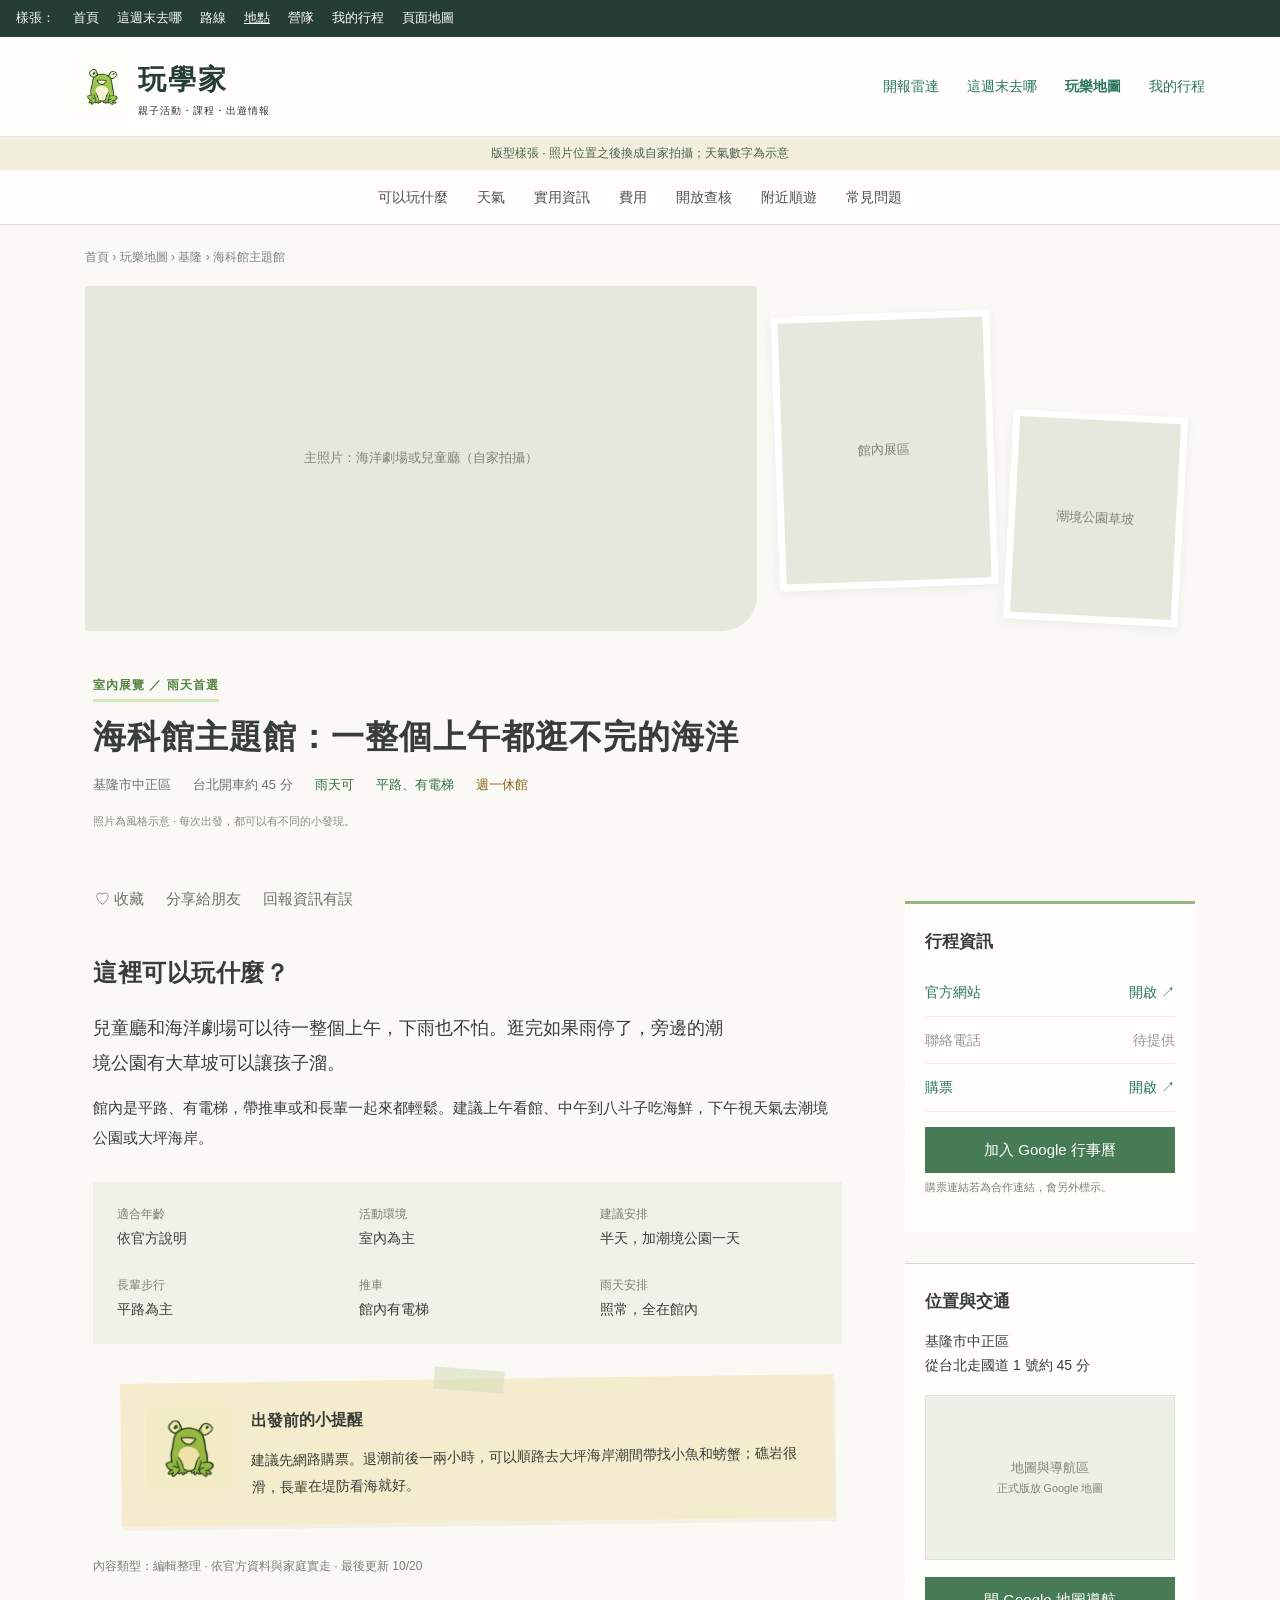
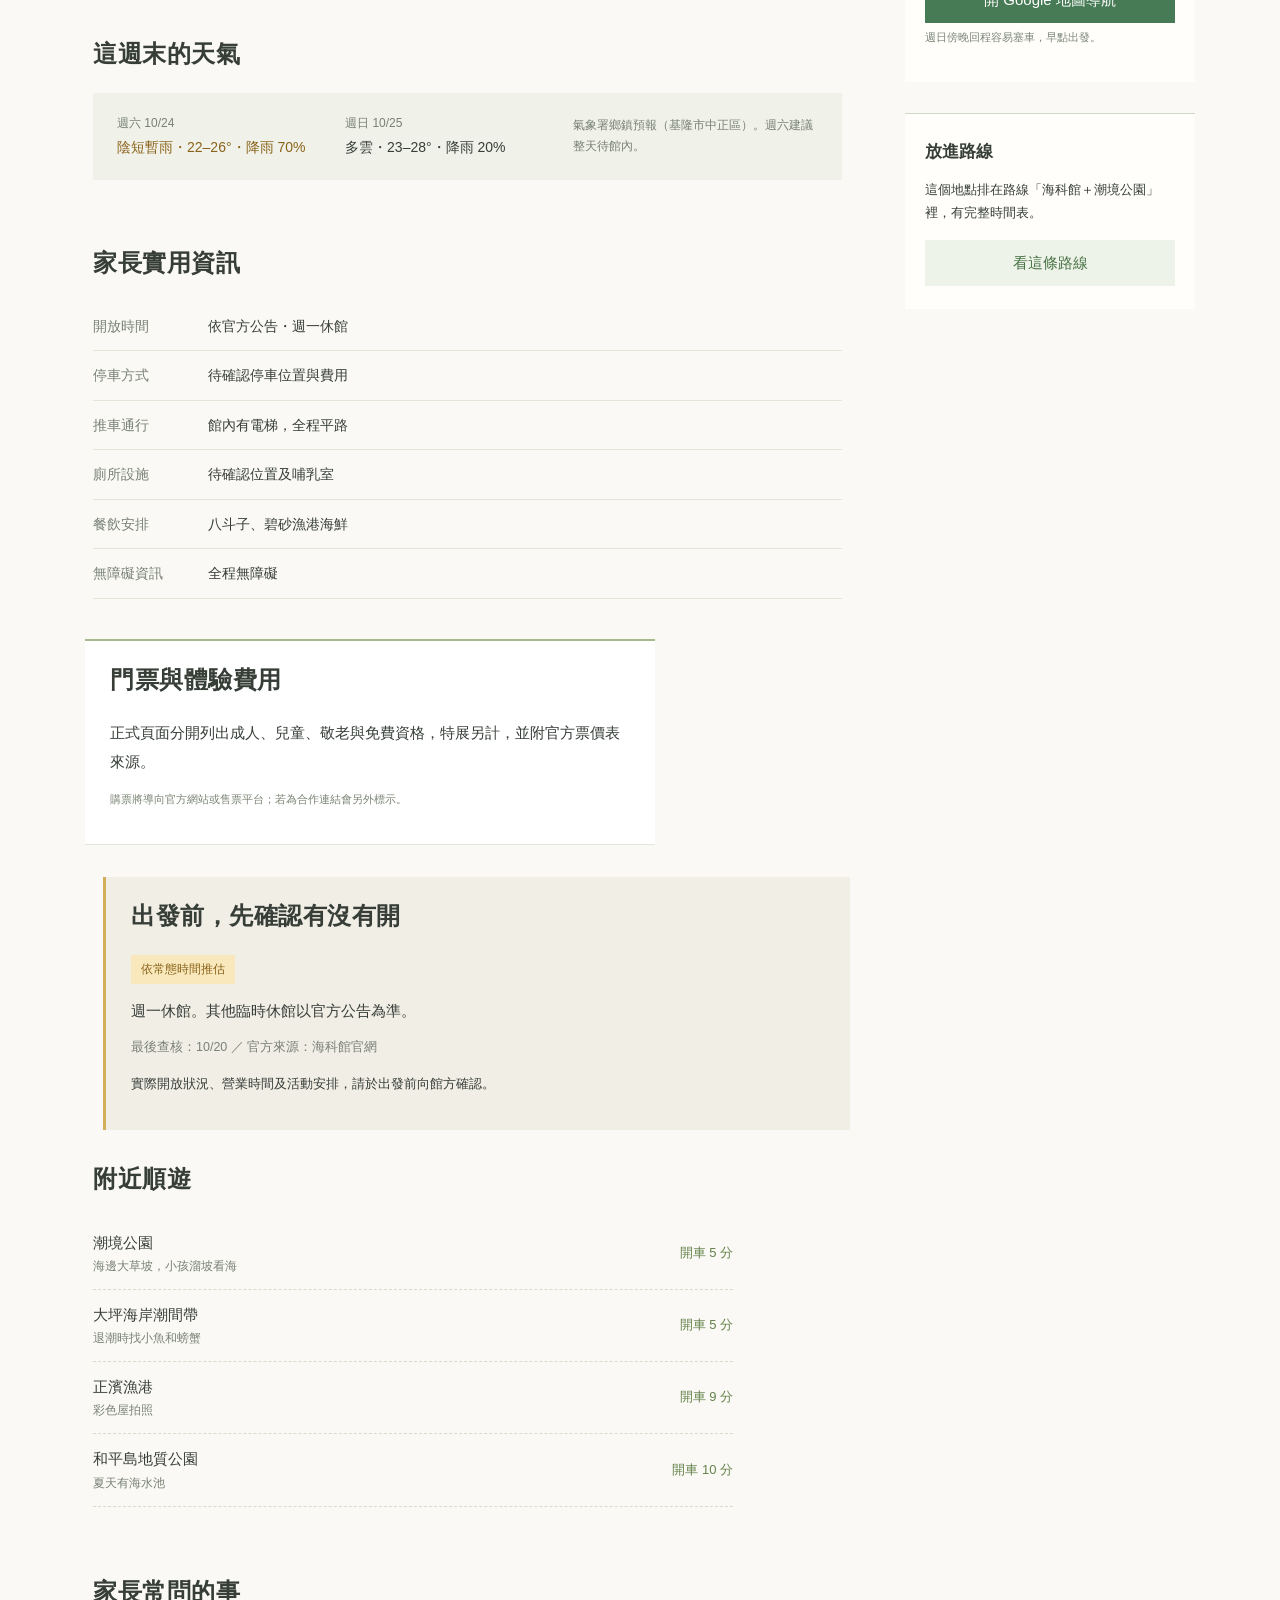
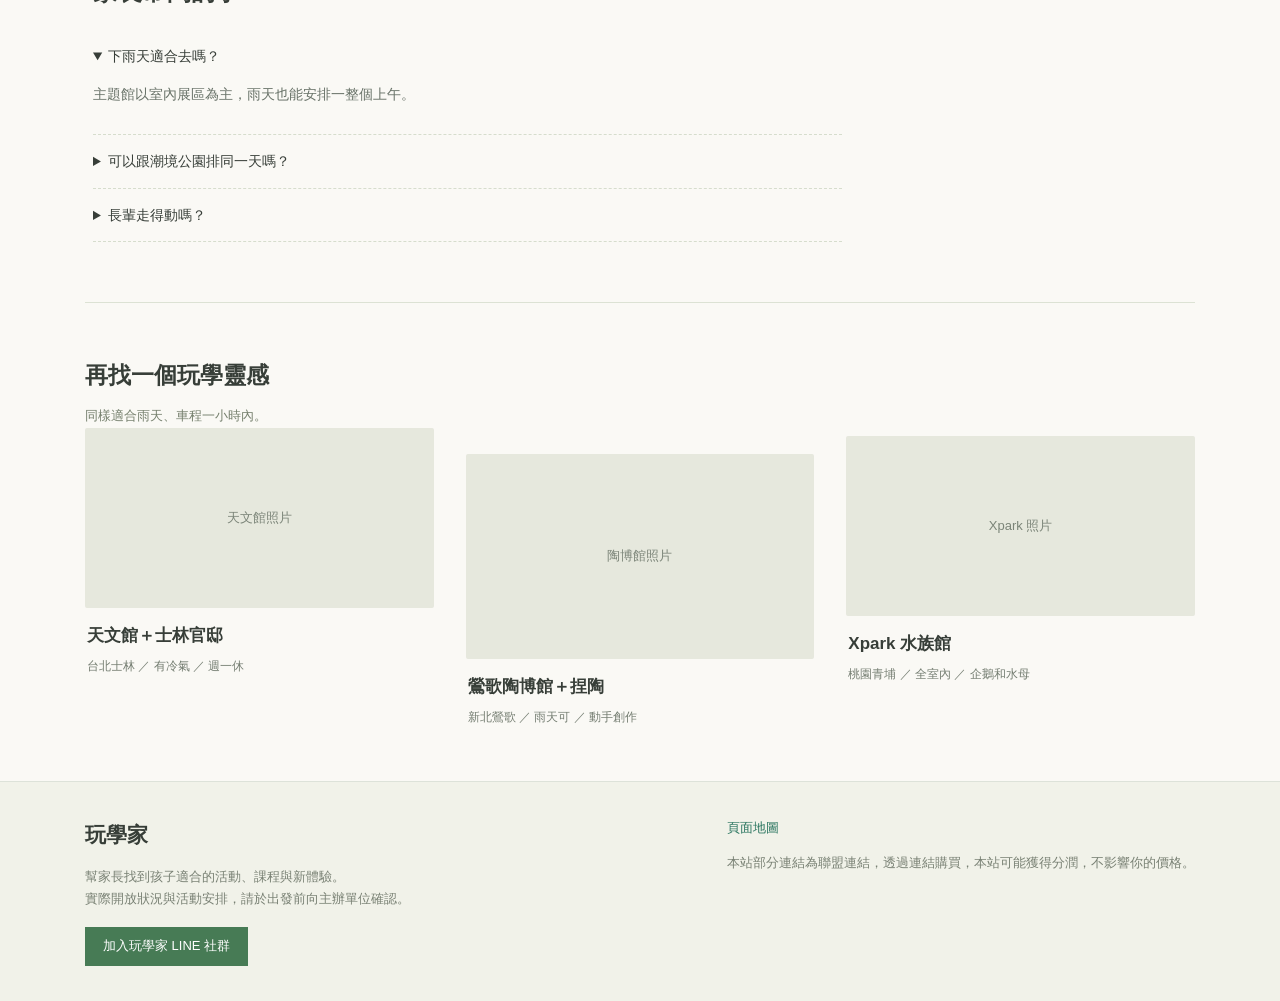
<file: place.html>
<!doctype html>
<html lang="zh-Hant"><head><meta charset="utf-8"><meta name="robots" content="noindex,nofollow"><meta name="viewport" content="width=device-width,initial-scale=1"><title>海科館主題館｜玩學家</title><link rel="stylesheet" href="wxj.css"></head><body>
<nav class="switcher" aria-label="樣張切換"><span>樣張：</span><a href="index.html">首頁</a><a href="weekend.html">這週末去哪</a><a href="route.html">路線</a><a href="place.html" aria-current="page">地點</a><a href="camp.html">營隊</a><a href="mytrip.html">我的行程</a><a href="sitemap.html">頁面地圖</a></nav>
<header><div class="top"><a class="logo" href="index.html"><img src="assets/frog.webp" alt="玩學家青蛙"><span>玩學家<small>親子活動・課程・出遊情報</small></span></a><nav class="mainnav"><a href="camp.html">開報雷達</a><a href="weekend.html">這週末去哪</a><a href="place.html" aria-current="page">玩樂地圖</a><a href="mytrip.html">我的行程</a></nav></div></header>
<div class="preview">版型樣張 · 照片位置之後換成自家拍攝；天氣數字為示意</div>
<nav class="subnav" aria-label="頁內導覽"><a href="#about">可以玩什麼</a><a href="#weather">天氣</a><a href="#info">實用資訊</a><a href="#cost">費用</a><a href="#check">開放查核</a><a href="#near">附近順遊</a><a href="#faq">常見問題</a></nav>
<main class="wrap"><div class="crumb">首頁 › 玩樂地圖 › 基隆 › 海科館主題館</div>
<div class="photos"><div class="ph">主照片：海洋劇場或兒童廳（自家拍攝）</div><div class="small"><div class="ph">館內展區</div><div class="ph">潮境公園草坡</div></div></div>
<div class="title"><div class="type">室內展覽 ／ 雨天首選</div><h1>海科館主題館：一整個上午都逛不完的海洋</h1><div class="subline"><span>基隆市中正區</span><span>台北開車約 45 分</span><span class="ok">雨天可</span><span class="ok">平路、有電梯</span><span class="warn">週一休館</span></div></div>
<div class="layout"><div class="content">
<section class="panel" id="about"><div class="tools"><button id="save" aria-pressed="false">♡ 收藏</button><button id="share">分享給朋友</button><button id="edit">回報資訊有誤</button></div>
<h2>這裡可以玩什麼？</h2>
<p class="intro">兒童廳和海洋劇場可以待一整個上午，下雨也不怕。逛完如果雨停了，旁邊的潮境公園有大草坡可以讓孩子溜。</p>
<p>館內是平路、有電梯，帶推車或和長輩一起來都輕鬆。建議上午看館、中午到八斗子吃海鮮，下午視天氣去潮境公園或大坪海岸。</p>
<div class="facts"><div><span>適合年齡</span><strong>依官方說明</strong></div><div><span>活動環境</span><strong>室內為主</strong></div><div><span>建議安排</span><strong>半天，加潮境公園一天</strong></div><div><span>長輩步行</span><strong>平路為主</strong></div><div><span>推車</span><strong>館內有電梯</strong></div><div><span>雨天安排</span><strong>照常，全在館內</strong></div></div>
<div class="note"><img src="assets/frog.webp" alt="青蛙提醒"><div><h3>出發前的小提醒</h3><p>建議先網路購票。退潮前後一兩小時，可以順路去大坪海岸潮間帶找小魚和螃蟹；礁岩很滑，長輩在堤防看海就好。</p></div></div>
<div class="byline">內容類型：編輯整理 · 依官方資料與家庭實走 · 最後更新 10/20</div></section>

<section class="panel" id="weather"><h2 style="margin-top:0">這週末的天氣</h2>
<div class="wx"><div class="rain"><span>週六 10/24</span><strong>陰短暫雨・22–26°・降雨 70%</strong></div><div><span>週日 10/25</span><strong>多雲・23–28°・降雨 20%</strong></div><small>氣象署鄉鎮預報（基隆市中正區）。週六建議整天待館內。</small></div></section>

<section class="panel" id="info"><h2 style="margin-top:0">家長實用資訊</h2><div class="row"><span>開放時間</span><span>依官方公告・週一休館</span></div><div class="row"><span>停車方式</span><span>待確認停車位置與費用</span></div><div class="row"><span>推車通行</span><span>館內有電梯，全程平路</span></div><div class="row"><span>廁所設施</span><span>待確認位置及哺乳室</span></div><div class="row"><span>餐飲安排</span><span>八斗子、碧砂漁港海鮮</span></div><div class="row"><span>無障礙資訊</span><span>全程無障礙</span></div></section>

<section class="panel" id="cost"><h2 style="margin-top:0">門票與體驗費用</h2><p>正式頁面分開列出成人、兒童、敬老與免費資格，特展另計，並附官方票價表來源。</p><p class="source-label">購票將導向官方網站或售票平台；若為合作連結會另外標示。</p></section>

<section class="panel check" id="check"><h2 style="margin-top:0">出發前，先確認有沒有開</h2><span class="badge">依常態時間推估</span><p>週一休館。其他臨時休館以官方公告為準。</p><small>最後查核：10/20 ／ 官方來源：海科館官網</small><p style="font-size:13px">實際開放狀況、營業時間及活動安排，請於出發前向館方確認。</p></section>

<section class="panel" id="near"><h2 style="margin-top:0">附近順遊</h2>
<div class="near"><a href="#"><span><b>潮境公園</b><small>海邊大草坡，小孩溜坡看海</small></span><em>開車 5 分</em></a><a href="#"><span><b>大坪海岸潮間帶</b><small>退潮時找小魚和螃蟹</small></span><em>開車 5 分</em></a><a href="#"><span><b>正濱漁港</b><small>彩色屋拍照</small></span><em>開車 9 分</em></a><a href="#"><span><b>和平島地質公園</b><small>夏天有海水池</small></span><em>開車 10 分</em></a></div></section>

<section class="panel faq" id="faq"><h2 style="margin-top:0">家長常問的事</h2><details open=""><summary>下雨天適合去嗎？</summary><p>主題館以室內展區為主，雨天也能安排一整個上午。</p></details><details><summary>可以跟潮境公園排同一天嗎？</summary><p>可以，兩地開車約 5 分鐘，建議上午看館、下午視天氣去草坡。</p></details><details><summary>長輩走得動嗎？</summary><p>館內是平路且有電梯，累了隨時可以坐下休息。</p></details></section>
</div>
<aside><section class="panel"><h3>行程資訊</h3><a class="official" href="#">官方網站 <b>開啟 ↗</b></a><div class="official disabled">聯絡電話 <b>待提供</b></div><a class="official" href="#">購票 <b>開啟 ↗</b></a><button class="button" id="cal" style="width:100%">加入 Google 行事曆</button><p class="source-label">購票連結若為合作連結，會另外標示。</p></section>
<section class="panel" id="directions"><h3>位置與交通</h3><p style="font-size:14px">基隆市中正區<br>從台北走國道 1 號約 45 分</p><div class="map">地圖與導航區<br><small>正式版放 Google 地圖</small></div><button class="button" id="route" style="width:100%">開 Google 地圖導航</button><p class="source-label">週日傍晚回程容易塞車，早點出發。</p></section>
<section class="panel"><h3>放進路線</h3><p style="font-size:13px">這個地點排在路線「海科館＋潮境公園」裡，有完整時間表。</p><a class="button" href="route.html" style="background:#eef3e9;color:#497346">看這條路線</a></section></aside></div>
<section class="related" id="more"><h2>再找一個玩學靈感</h2><p style="color:#76806e;font-size:13px">同樣適合雨天、車程一小時內。</p><div class="related-grid"><article><div class="ph">天文館照片</div><div class="text"><h3>天文館＋士林官邸</h3><p>台北士林 ／ 有冷氣 ／ 週一休</p></div></article><article><div class="ph">陶博館照片</div><div class="text"><h3>鶯歌陶博館＋捏陶</h3><p>新北鶯歌 ／ 雨天可 ／ 動手創作</p></div></article><article><div class="ph">Xpark 照片</div><div class="text"><h3>Xpark 水族館</h3><p>桃園青埔 ／ 全室內 ／ 企鵝和水母</p></div></article></div></section></main>
<footer class="bottom" id="footer"><div class="wrap footgrid"><div><b style="font-size:21px">玩學家</b><p>幫家長找到孩子適合的活動、課程與新體驗。<br>實際開放狀況與活動安排，請於出發前向主辦單位確認。</p><a class="line-join" href="#">加入玩學家 LINE 社群</a></div><div><a href="sitemap.html">頁面地圖</a><p>本站部分連結為聯盟連結，透過連結購買，本站可能獲得分潤，不影響你的價格。</p></div></div></footer>
<div class="toast" role="status"></div>
<script>function toast(t){var e=document.querySelector('.toast');e.textContent=t;e.style.display='block';setTimeout(function(){e.style.display='none'},3500)}var b=document.querySelector('#save');b.onclick=function(){var on=b.getAttribute('aria-pressed')!=='true';b.setAttribute('aria-pressed',on);b.textContent=on?'♥ 已收藏':'♡ 收藏';toast(on?'已收藏到「我的行程」（樣張不會真的存）':'已取消收藏')};document.querySelector('#share').onclick=function(){toast('正式版會開 LINE 分享，附上地點、天氣和導航連結')};document.querySelector('#edit').onclick=function(){toast('正式版會開回報表單')};document.querySelector('#route').onclick=function(){toast('正式版會開 Google 地圖，從你的位置導航')};document.querySelector('#cal').onclick=function(){toast('正式版會加入 Google 行事曆')};document.querySelectorAll('.line-join').forEach(function(a){a.onclick=function(e){e.preventDefault();toast('正式版會開 LINE 加入社群；社群公告只放玩學家網站連結')}});
</script>
</body></html>
</file>
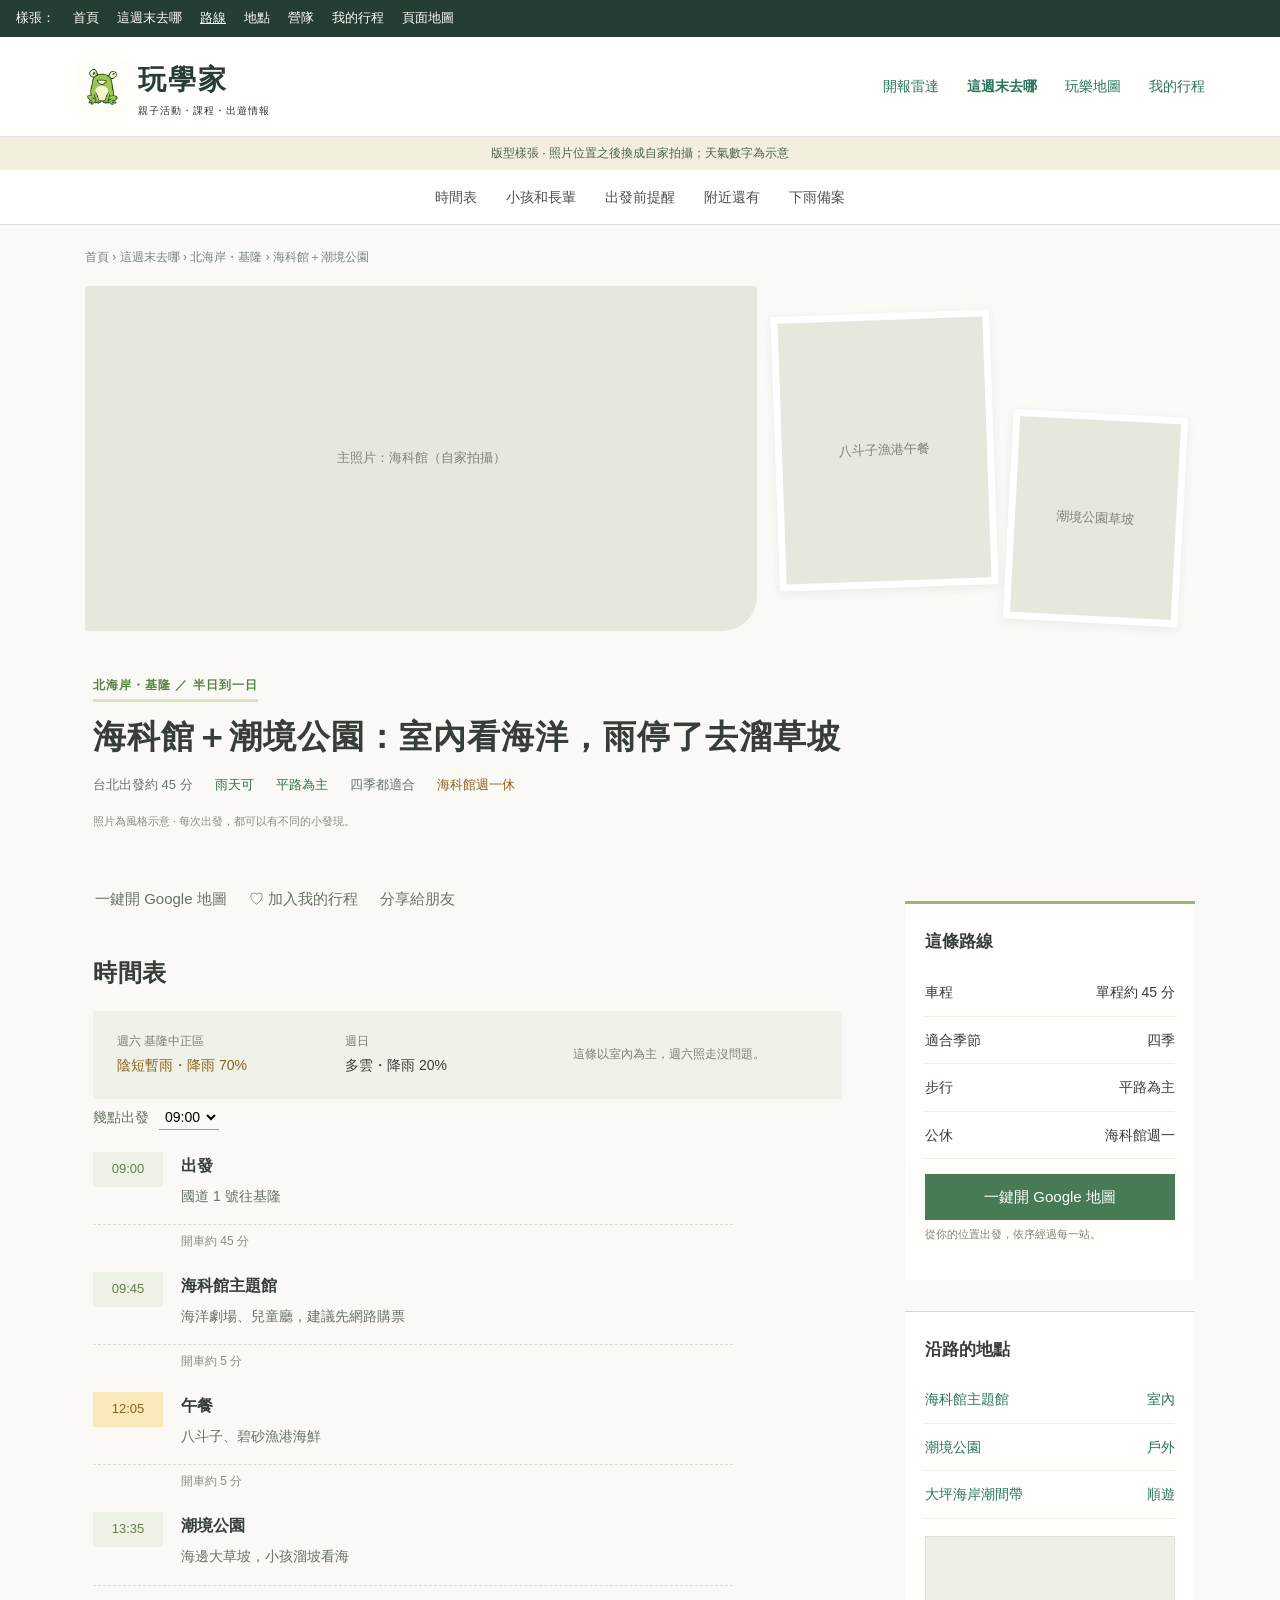
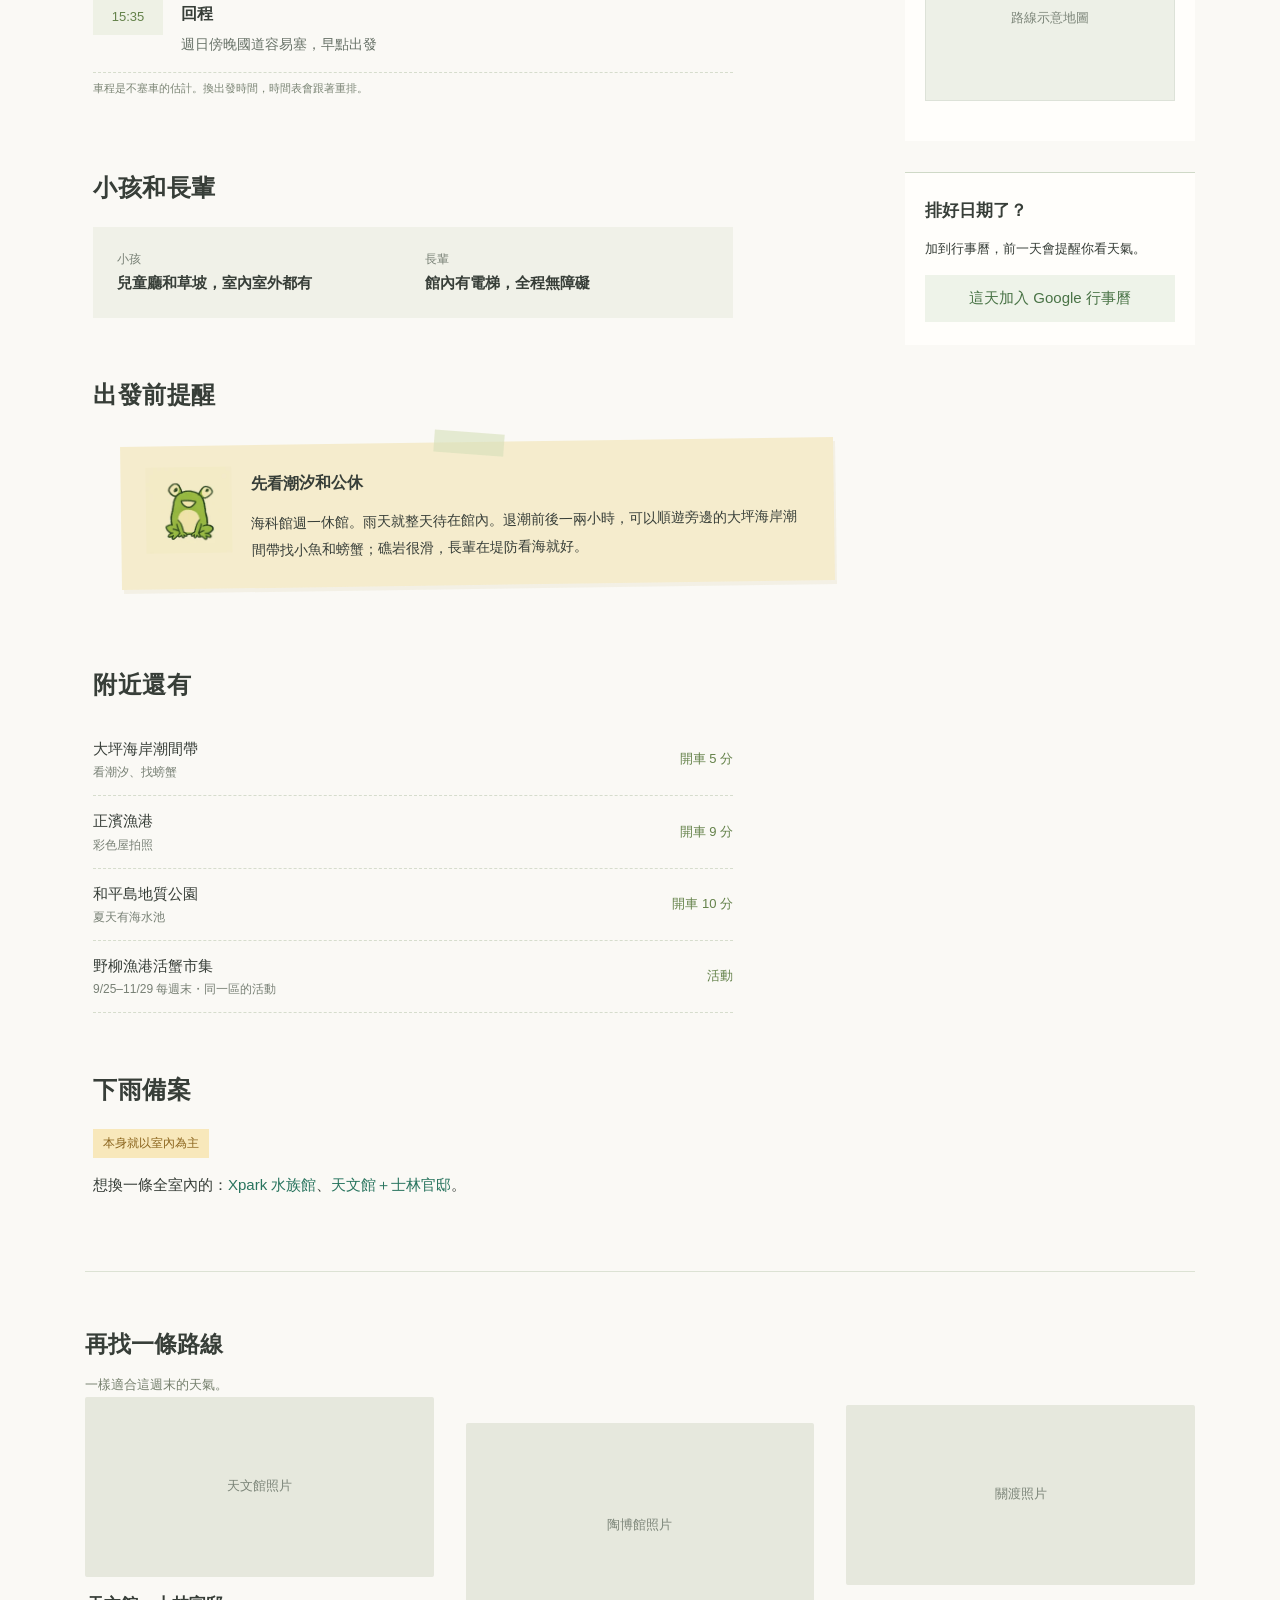
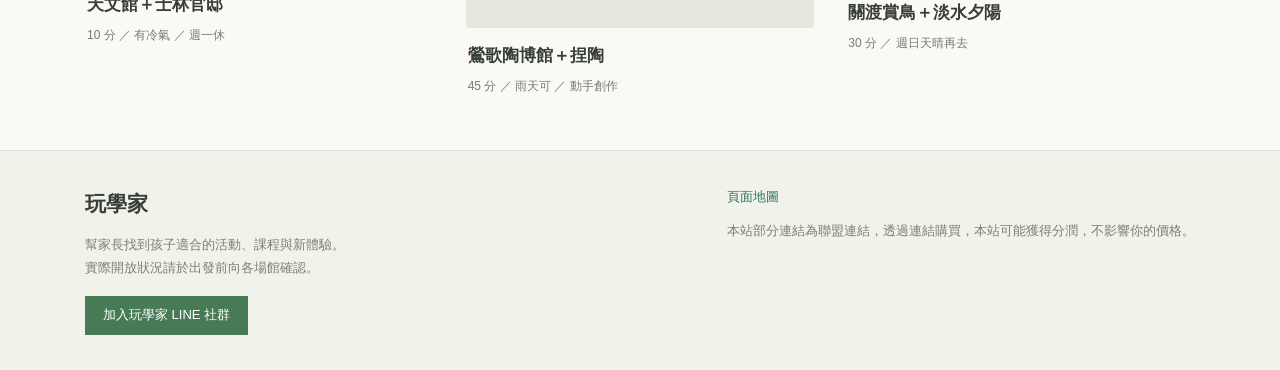
<file: route.html>
<!doctype html>
<html lang="zh-Hant"><head><meta charset="utf-8"><meta name="robots" content="noindex,nofollow"><meta name="viewport" content="width=device-width,initial-scale=1"><title>海科館＋潮境公園｜玩學家路線</title><link rel="stylesheet" href="wxj.css"></head><body>
<nav class="switcher" aria-label="樣張切換"><span>樣張：</span><a href="index.html">首頁</a><a href="weekend.html">這週末去哪</a><a href="route.html" aria-current="page">路線</a><a href="place.html">地點</a><a href="camp.html">營隊</a><a href="mytrip.html">我的行程</a><a href="sitemap.html">頁面地圖</a></nav>
<header><div class="top"><a class="logo" href="index.html"><img src="assets/frog.webp" alt="玩學家青蛙"><span>玩學家<small>親子活動・課程・出遊情報</small></span></a><nav class="mainnav"><a href="camp.html">開報雷達</a><a href="weekend.html" aria-current="page">這週末去哪</a><a href="place.html">玩樂地圖</a><a href="mytrip.html">我的行程</a></nav></div></header>
<div class="preview">版型樣張 · 照片位置之後換成自家拍攝；天氣數字為示意</div>
<nav class="subnav" aria-label="頁內導覽"><a href="#plan">時間表</a><a href="#who">小孩和長輩</a><a href="#tips">出發前提醒</a><a href="#near">附近還有</a><a href="#rain">下雨備案</a></nav>
<main class="wrap"><div class="crumb">首頁 › 這週末去哪 › 北海岸・基隆 › 海科館＋潮境公園</div>
<div class="photos"><div class="ph">主照片：海科館（自家拍攝）</div><div class="small"><div class="ph">八斗子漁港午餐</div><div class="ph">潮境公園草坡</div></div></div>
<div class="title"><div class="type">北海岸・基隆 ／ 半日到一日</div><h1>海科館＋潮境公園：室內看海洋，雨停了去溜草坡</h1><div class="subline"><span>台北出發約 45 分</span><span class="ok">雨天可</span><span class="ok">平路為主</span><span>四季都適合</span><span class="warn">海科館週一休</span></div></div>
<div class="layout"><div class="content">
<section class="panel" id="plan"><div class="tools"><button id="go">一鍵開 Google 地圖</button><button id="save" aria-pressed="false">♡ 加入我的行程</button><button id="share">分享給朋友</button></div>
<h2>時間表</h2>
<div class="wx"><div class="rain"><span>週六 基隆中正區</span><strong>陰短暫雨・降雨 70%</strong></div><div><span>週日</span><strong>多雲・降雨 20%</strong></div><small>這條以室內為主，週六照走沒問題。</small></div>
<label class="dep" for="dep">幾點出發<select id="dep"><option>09:00</option><option>08:30</option><option>09:30</option><option>10:00</option></select></label>
<div class="plan" id="planList"></div>
<p class="source-label">車程是不塞車的估計。換出發時間，時間表會跟著重排。</p></section>

<section class="panel" id="who"><h2 style="margin-top:0">小孩和長輩</h2><div class="two"><div><span>小孩</span><strong>兒童廳和草坡，室內室外都有</strong></div><div><span>長輩</span><strong>館內有電梯，全程無障礙</strong></div></div></section>

<section class="panel" id="tips"><h2 style="margin-top:0">出發前提醒</h2><div class="note"><img src="assets/frog.webp" alt="青蛙提醒"><div><h3>先看潮汐和公休</h3><p>海科館週一休館。雨天就整天待在館內。退潮前後一兩小時，可以順遊旁邊的大坪海岸潮間帶找小魚和螃蟹；礁岩很滑，長輩在堤防看海就好。</p></div></div></section>

<section class="panel" id="near"><h2 style="margin-top:0">附近還有</h2><div class="near"><a href="place.html"><span><b>大坪海岸潮間帶</b><small>看潮汐、找螃蟹</small></span><em>開車 5 分</em></a><a href="#"><span><b>正濱漁港</b><small>彩色屋拍照</small></span><em>開車 9 分</em></a><a href="#"><span><b>和平島地質公園</b><small>夏天有海水池</small></span><em>開車 10 分</em></a><a href="#"><span><b>野柳漁港活蟹市集</b><small>9/25–11/29 每週末・同一區的活動</small></span><em>活動</em></a></div></section>

<section class="panel check" id="rain"><h2 style="margin-top:0">下雨備案</h2><span class="badge">本身就以室內為主</span><p>想換一條全室內的：<a href="#">Xpark 水族館</a>、<a href="#">天文館＋士林官邸</a>。</p></section>
</div>
<aside><section class="panel"><h3>這條路線</h3><div class="official">車程 <b>單程約 45 分</b></div><div class="official">適合季節 <b>四季</b></div><div class="official">步行 <b>平路為主</b></div><div class="official">公休 <b>海科館週一</b></div><button class="button" id="go2" style="width:100%">一鍵開 Google 地圖</button><p class="source-label">從你的位置出發，依序經過每一站。</p></section>
<section class="panel"><h3>沿路的地點</h3><a class="official" href="place.html">海科館主題館 <b>室內</b></a><a class="official" href="#">潮境公園 <b>戶外</b></a><a class="official" href="#">大坪海岸潮間帶 <b>順遊</b></a><div class="map">路線示意地圖</div></section>
<section class="panel"><h3>排好日期了？</h3><p style="font-size:13px">加到行事曆，前一天會提醒你看天氣。</p><button class="button" id="cal" style="width:100%;background:#eef3e9;color:#497346">這天加入 Google 行事曆</button></section></aside></div>
<section class="related"><h2>再找一條路線</h2><p style="color:#76806e;font-size:13px">一樣適合這週末的天氣。</p><div class="related-grid"><article><div class="ph">天文館照片</div><div class="text"><h3>天文館＋士林官邸</h3><p>10 分 ／ 有冷氣 ／ 週一休</p></div></article><article><div class="ph">陶博館照片</div><div class="text"><h3>鶯歌陶博館＋捏陶</h3><p>45 分 ／ 雨天可 ／ 動手創作</p></div></article><article><div class="ph">關渡照片</div><div class="text"><h3>關渡賞鳥＋淡水夕陽</h3><p>30 分 ／ 週日天晴再去</p></div></article></div></section></main>
<footer class="bottom"><div class="wrap footgrid"><div><b style="font-size:21px">玩學家</b><p>幫家長找到孩子適合的活動、課程與新體驗。<br>實際開放狀況請於出發前向各場館確認。</p><a class="line-join" href="#">加入玩學家 LINE 社群</a></div><div><a href="sitemap.html">頁面地圖</a><p>本站部分連結為聯盟連結，透過連結購買，本站可能獲得分潤，不影響你的價格。</p></div></div></footer>
<div class="toast" role="status"></div>
<script>
function toast(t){var e=document.querySelector('.toast');e.textContent=t;e.style.display='block';setTimeout(function(){e.style.display='none'},3500)}
var STEPS=[['出發','國道 1 號往基隆',0,45,''],['海科館主題館','海洋劇場、兒童廳，建議先網路購票',135,5,''],['午餐','八斗子、碧砂漁港海鮮',85,5,'lunch'],['潮境公園','海邊大草坡，小孩溜坡看海',120,0,''],['回程','週日傍晚國道容易塞，早點出發',0,0,'']];
function hm(m){return String(Math.floor(m/60)).padStart(2,'0')+':'+String(m%60).padStart(2,'0')}
function draw(){var v=document.getElementById('dep').value.split(':'),t=+v[0]*60+ +v[1],h='';
STEPS.forEach(function(s,i){h+='<div class="step '+s[4]+'"><div class="t">'+hm(t)+'</div><div><h3>'+s[0]+'</h3><p>'+s[1]+'</p></div></div>';t+=s[2];if(s[3]){h+='<div class="drive">開車約 '+s[3]+' 分</div>';t+=s[3]}});
document.getElementById('planList').innerHTML=h}
document.getElementById('dep').onchange=draw;draw();
var b=document.querySelector('#save');b.onclick=function(){var on=b.getAttribute('aria-pressed')!=='true';b.setAttribute('aria-pressed',on);b.textContent=on?'♥ 已加入我的行程':'♡ 加入我的行程';toast(on?'已加入「我的行程」（樣張不會真的存）':'已移除')};
['go','go2'].forEach(function(id){document.getElementById(id).onclick=function(){toast('正式版會開 Google 地圖，依序經過每一站')}});
document.querySelector('#share').onclick=function(){toast('正式版會開 LINE 分享，附上時間表和導航連結')};
document.querySelector('#cal').onclick=function(){toast('正式版會加入 Google 行事曆')};
document.querySelectorAll('.line-join').forEach(function(a){a.onclick=function(e){e.preventDefault();toast('正式版會開 LINE 加入社群；社群公告只放玩學家網站連結')}});
</script>
</body></html>
</file>
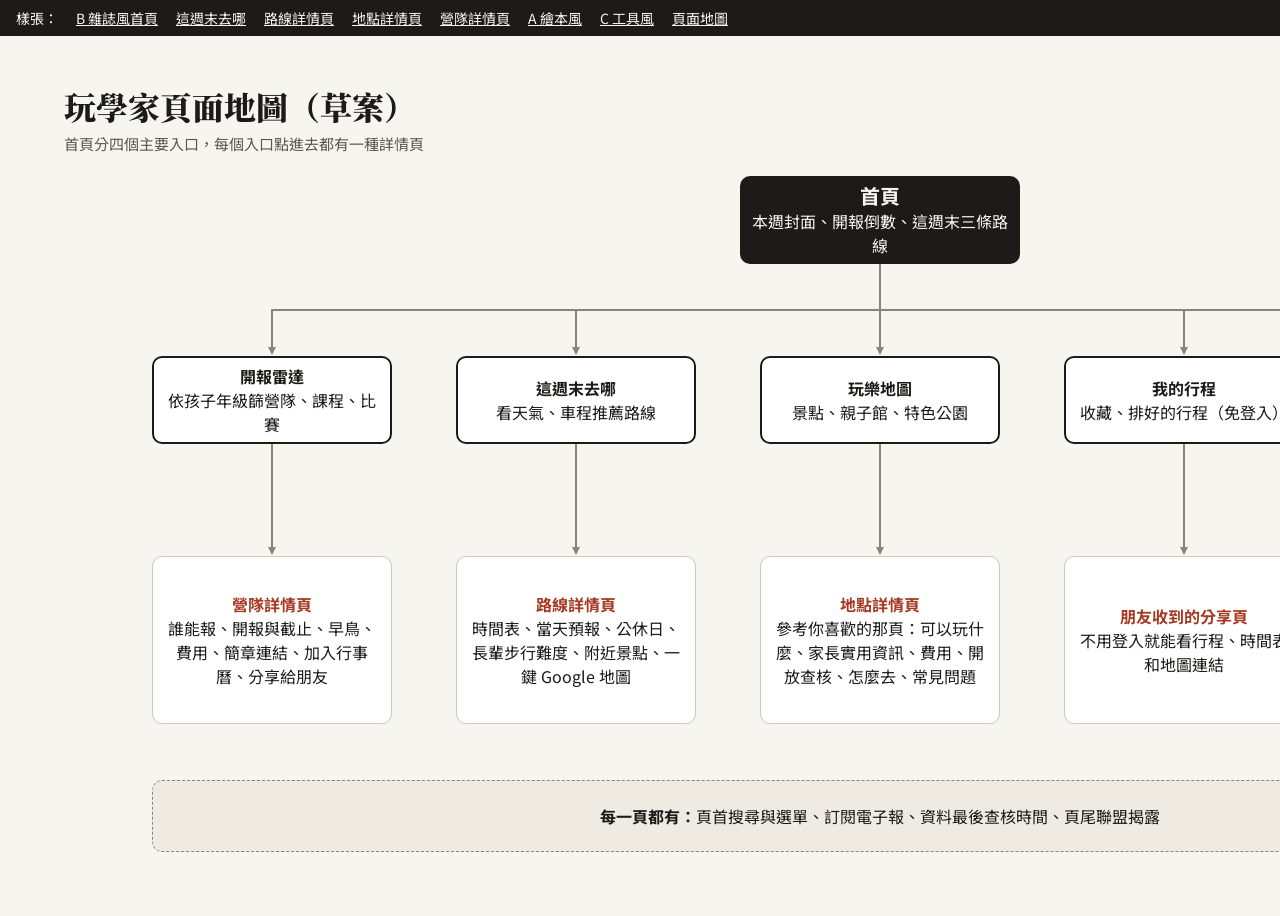
<file: sitemap.html>
<!doctype html><html lang="zh-Hant"><head><meta charset="utf-8"><meta name="robots" content="noindex,nofollow"><meta name="viewport" content="width=device-width,initial-scale=1"><title>玩學家頁面地圖</title>
<link rel="stylesheet" href="https://fonts.googleapis.com/css2?family=Noto+Serif+TC:wght@700;900&amp;family=Noto+Sans+TC:wght@400;500;700&amp;display=swap">
<style>
body{margin:0}
</style>
</head><body style="margin:0;overflow-x:auto"><nav style="background:#1C1B19;color:#F7F5F0;font:14px 'Noto Sans TC',sans-serif;padding:8px 16px;display:flex;flex-wrap:wrap;gap:6px 18px" aria-label="樣張切換"><span>樣張：</span><a href="index.html" style="color:#F7F5F0">B 雜誌風首頁</a><a href="weekend.html" style="color:#F7F5F0">這週末去哪</a><a href="route.html" style="color:#F7F5F0">路線詳情頁</a><a href="place.html" style="color:#F7F5F0">地點詳情頁</a><a href="camp.html" style="color:#F7F5F0">營隊詳情頁</a><a href="a_picture.html" style="color:#F7F5F0">A 繪本風</a><a href="c_tool.html" style="color:#F7F5F0">C 工具風</a><a href="sitemap.html" style="color:#F7F5F0">頁面地圖</a></nav>

<div style="position: relative; width: 1760px; height: 880px; background: #F7F5F0; color: #1C1B19; font-family: 'Noto Sans TC', sans-serif; font-size: 16px; line-height: 24px">
<svg width="8" height="46" viewBox="0 0 8 46" preserveAspectRatio="none" style="position: absolute; left: 876px; top: 228px; width: 8px; height: 46px; overflow: visible; fill: none; stroke: #8A8378; stroke-width: 2; stroke-linecap: round; stroke-linejoin: round"><path d="M 4 0 L 4 46"></path></svg>
<svg width="1216" height="8" viewBox="0 0 1216 8" preserveAspectRatio="none" style="position: absolute; left: 272px; top: 270px; width: 1216px; height: 8px; overflow: visible; fill: none; stroke: #8A8378; stroke-width: 2; stroke-linecap: round; stroke-linejoin: round"><path d="M 0 4 L 1216 4"></path></svg>
<svg width="8" height="45" viewBox="0 0 8 45" preserveAspectRatio="none" style="position: absolute; left: 268px; top: 274px; width: 8px; height: 45px; overflow: visible; fill: none; stroke: #8A8378; stroke-width: 2; stroke-linecap: round; stroke-linejoin: round"><defs><marker id="dc-arrow-head-filled-1" orient="auto" markerWidth="5" markerHeight="5" refX="2" refY="2" overflow="visible"><path d="M0 0 L4 2 L0 4 Z" fill="#8A8378" stroke="none" style="stroke: none; fill: #8A8378; fill: context-stroke"></path></marker></defs><path d="M 4 0 L 4 41" marker-end="url(#dc-arrow-head-filled-1)"></path></svg>
<svg width="8" height="45" viewBox="0 0 8 45" preserveAspectRatio="none" style="position: absolute; left: 572px; top: 274px; width: 8px; height: 45px; overflow: visible; fill: none; stroke: #8A8378; stroke-width: 2; stroke-linecap: round; stroke-linejoin: round"><defs><marker id="dc-arrow-head-filled-2" orient="auto" markerWidth="5" markerHeight="5" refX="2" refY="2" overflow="visible"><path d="M0 0 L4 2 L0 4 Z" fill="#8A8378" stroke="none" style="stroke: none; fill: #8A8378; fill: context-stroke"></path></marker></defs><path d="M 4 0 L 4 41" marker-end="url(#dc-arrow-head-filled-2)"></path></svg>
<svg width="8" height="45" viewBox="0 0 8 45" preserveAspectRatio="none" style="position: absolute; left: 876px; top: 274px; width: 8px; height: 45px; overflow: visible; fill: none; stroke: #8A8378; stroke-width: 2; stroke-linecap: round; stroke-linejoin: round"><defs><marker id="dc-arrow-head-filled-3" orient="auto" markerWidth="5" markerHeight="5" refX="2" refY="2" overflow="visible"><path d="M0 0 L4 2 L0 4 Z" fill="#8A8378" stroke="none" style="stroke: none; fill: #8A8378; fill: context-stroke"></path></marker></defs><path d="M 4 0 L 4 41" marker-end="url(#dc-arrow-head-filled-3)"></path></svg>
<svg width="8" height="45" viewBox="0 0 8 45" preserveAspectRatio="none" style="position: absolute; left: 1180px; top: 274px; width: 8px; height: 45px; overflow: visible; fill: none; stroke: #8A8378; stroke-width: 2; stroke-linecap: round; stroke-linejoin: round"><defs><marker id="dc-arrow-head-filled-4" orient="auto" markerWidth="5" markerHeight="5" refX="2" refY="2" overflow="visible"><path d="M0 0 L4 2 L0 4 Z" fill="#8A8378" stroke="none" style="stroke: none; fill: #8A8378; fill: context-stroke"></path></marker></defs><path d="M 4 0 L 4 41" marker-end="url(#dc-arrow-head-filled-4)"></path></svg>
<svg width="8" height="45" viewBox="0 0 8 45" preserveAspectRatio="none" style="position: absolute; left: 1484px; top: 274px; width: 8px; height: 45px; overflow: visible; fill: none; stroke: #8A8378; stroke-width: 2; stroke-linecap: round; stroke-linejoin: round"><defs><marker id="dc-arrow-head-filled-5" orient="auto" markerWidth="5" markerHeight="5" refX="2" refY="2" overflow="visible"><path d="M0 0 L4 2 L0 4 Z" fill="#8A8378" stroke="none" style="stroke: none; fill: #8A8378; fill: context-stroke"></path></marker></defs><path d="M 4 0 L 4 41" marker-end="url(#dc-arrow-head-filled-5)"></path></svg>
<svg width="8" height="111" viewBox="0 0 8 111" preserveAspectRatio="none" style="position: absolute; left: 268px; top: 408px; width: 8px; height: 111px; overflow: visible; fill: none; stroke: #8A8378; stroke-width: 2; stroke-linecap: round; stroke-linejoin: round"><defs><marker id="dc-arrow-head-filled-6" orient="auto" markerWidth="5" markerHeight="5" refX="2" refY="2" overflow="visible"><path d="M0 0 L4 2 L0 4 Z" fill="#8A8378" stroke="none" style="stroke: none; fill: #8A8378; fill: context-stroke"></path></marker></defs><path d="M 4 0 L 4 107" marker-end="url(#dc-arrow-head-filled-6)"></path></svg>
<svg width="8" height="111" viewBox="0 0 8 111" preserveAspectRatio="none" style="position: absolute; left: 572px; top: 408px; width: 8px; height: 111px; overflow: visible; fill: none; stroke: #8A8378; stroke-width: 2; stroke-linecap: round; stroke-linejoin: round"><defs><marker id="dc-arrow-head-filled-7" orient="auto" markerWidth="5" markerHeight="5" refX="2" refY="2" overflow="visible"><path d="M0 0 L4 2 L0 4 Z" fill="#8A8378" stroke="none" style="stroke: none; fill: #8A8378; fill: context-stroke"></path></marker></defs><path d="M 4 0 L 4 107" marker-end="url(#dc-arrow-head-filled-7)"></path></svg>
<svg width="8" height="111" viewBox="0 0 8 111" preserveAspectRatio="none" style="position: absolute; left: 876px; top: 408px; width: 8px; height: 111px; overflow: visible; fill: none; stroke: #8A8378; stroke-width: 2; stroke-linecap: round; stroke-linejoin: round"><defs><marker id="dc-arrow-head-filled-8" orient="auto" markerWidth="5" markerHeight="5" refX="2" refY="2" overflow="visible"><path d="M0 0 L4 2 L0 4 Z" fill="#8A8378" stroke="none" style="stroke: none; fill: #8A8378; fill: context-stroke"></path></marker></defs><path d="M 4 0 L 4 107" marker-end="url(#dc-arrow-head-filled-8)"></path></svg>
<svg width="8" height="111" viewBox="0 0 8 111" preserveAspectRatio="none" style="position: absolute; left: 1180px; top: 408px; width: 8px; height: 111px; overflow: visible; fill: none; stroke: #8A8378; stroke-width: 2; stroke-linecap: round; stroke-linejoin: round"><defs><marker id="dc-arrow-head-filled-9" orient="auto" markerWidth="5" markerHeight="5" refX="2" refY="2" overflow="visible"><path d="M0 0 L4 2 L0 4 Z" fill="#8A8378" stroke="none" style="stroke: none; fill: #8A8378; fill: context-stroke"></path></marker></defs><path d="M 4 0 L 4 107" marker-end="url(#dc-arrow-head-filled-9)"></path></svg>
<svg width="8" height="111" viewBox="0 0 8 111" preserveAspectRatio="none" style="position: absolute; left: 1484px; top: 408px; width: 8px; height: 111px; overflow: visible; fill: none; stroke: #8A8378; stroke-width: 2; stroke-linecap: round; stroke-linejoin: round"><defs><marker id="dc-arrow-head-filled-10" orient="auto" markerWidth="5" markerHeight="5" refX="2" refY="2" overflow="visible"><path d="M0 0 L4 2 L0 4 Z" fill="#8A8378" stroke="none" style="stroke: none; fill: #8A8378; fill: context-stroke"></path></marker></defs><path d="M 4 0 L 4 107" marker-end="url(#dc-arrow-head-filled-10)"></path></svg>
<div style="position: absolute; left: 64px; top: 48px; font-family: 'Noto Serif TC', serif; font-size: 32px; line-height: 44px; font-weight: 900">玩學家頁面地圖（草案）</div>
<div style="position: absolute; left: 64px; top: 96px; width: 560px; font-size: 15px; color: #5C574E">首頁分四個主要入口，每個入口點進去都有一種詳情頁</div>
<div style="position: absolute; left: 740px; top: 140px; width: 280px; height: 88px; box-sizing: border-box; padding: 8px; display: flex; align-items: center; justify-content: center; text-align: center; background: #1C1B19; color: #F7F5F0; border-radius: 10px"><span><b style="font-size: 20px">首頁</b><br>本週封面、開報倒數、這週末三條路線</span></div>
<div style="position: absolute; left: 152px; top: 320px; width: 240px; height: 88px; box-sizing: border-box; padding: 8px; display: flex; align-items: center; justify-content: center; text-align: center; background: #FFFFFF; border: 2px solid #1C1B19; border-radius: 10px"><span><b>開報雷達</b><br>依孩子年級篩營隊、課程、比賽</span></div>
<div style="position: absolute; left: 456px; top: 320px; width: 240px; height: 88px; box-sizing: border-box; padding: 8px; display: flex; align-items: center; justify-content: center; text-align: center; background: #FFFFFF; border: 2px solid #1C1B19; border-radius: 10px"><span><b>這週末去哪</b><br>看天氣、車程推薦路線</span></div>
<div style="position: absolute; left: 760px; top: 320px; width: 240px; height: 88px; box-sizing: border-box; padding: 8px; display: flex; align-items: center; justify-content: center; text-align: center; background: #FFFFFF; border: 2px solid #1C1B19; border-radius: 10px"><span><b>玩樂地圖</b><br>景點、親子館、特色公園</span></div>
<div style="position: absolute; left: 1064px; top: 320px; width: 240px; height: 88px; box-sizing: border-box; padding: 8px; display: flex; align-items: center; justify-content: center; text-align: center; background: #FFFFFF; border: 2px solid #1C1B19; border-radius: 10px"><span><b>我的行程</b><br>收藏、排好的行程（免登入）</span></div>
<div style="position: absolute; left: 1368px; top: 320px; width: 240px; height: 88px; box-sizing: border-box; padding: 8px; display: flex; align-items: center; justify-content: center; text-align: center; background: #FFFFFF; border: 2px solid #1C1B19; border-radius: 10px"><span><b>關於與合作</b><br>我們怎麼挑、機構合作</span></div>
<div style="position: absolute; left: 152px; top: 520px; width: 240px; height: 168px; box-sizing: border-box; padding: 12px; display: flex; align-items: center; justify-content: center; text-align: center; background: #FFFFFF; border: 1px solid #CFC8BA; border-radius: 10px"><span><b style="color: #A63A24">營隊詳情頁</b><br>誰能報、開報與截止、早鳥、費用、簡章連結、加入行事曆、分享給朋友</span></div>
<div style="position: absolute; left: 456px; top: 520px; width: 240px; height: 168px; box-sizing: border-box; padding: 12px; display: flex; align-items: center; justify-content: center; text-align: center; background: #FFFFFF; border: 1px solid #CFC8BA; border-radius: 10px"><span><b style="color: #A63A24">路線詳情頁</b><br>時間表、當天預報、公休日、長輩步行難度、附近景點、一鍵 Google 地圖</span></div>
<div style="position: absolute; left: 760px; top: 520px; width: 240px; height: 168px; box-sizing: border-box; padding: 12px; display: flex; align-items: center; justify-content: center; text-align: center; background: #FFFFFF; border: 1px solid #CFC8BA; border-radius: 10px"><span><b style="color: #A63A24">地點詳情頁</b><br>參考你喜歡的那頁：可以玩什麼、家長實用資訊、費用、開放查核、怎麼去、常見問題</span></div>
<div style="position: absolute; left: 1064px; top: 520px; width: 240px; height: 168px; box-sizing: border-box; padding: 12px; display: flex; align-items: center; justify-content: center; text-align: center; background: #FFFFFF; border: 1px solid #CFC8BA; border-radius: 10px"><span><b style="color: #A63A24">朋友收到的分享頁</b><br>不用登入就能看行程、時間表和地圖連結</span></div>
<div style="position: absolute; left: 1368px; top: 520px; width: 240px; height: 168px; box-sizing: border-box; padding: 12px; display: flex; align-items: center; justify-content: center; text-align: center; background: #FFFFFF; border: 1px solid #CFC8BA; border-radius: 10px"><span><b style="color: #A63A24">機構自助刊登</b><br>機構填表上架；另有隱私權政策與聯盟揭露頁</span></div>
<div style="position: absolute; left: 152px; top: 744px; width: 1456px; height: 72px; box-sizing: border-box; padding: 8px; display: flex; align-items: center; justify-content: center; text-align: center; background: #EFEBE2; border: 1px dashed #8A8378; border-radius: 10px"><span><b>每一頁都有：</b>頁首搜尋與選單、訂閱電子報、資料最後查核時間、頁尾聯盟揭露</span></div>
</div>
</body></html>
</file>
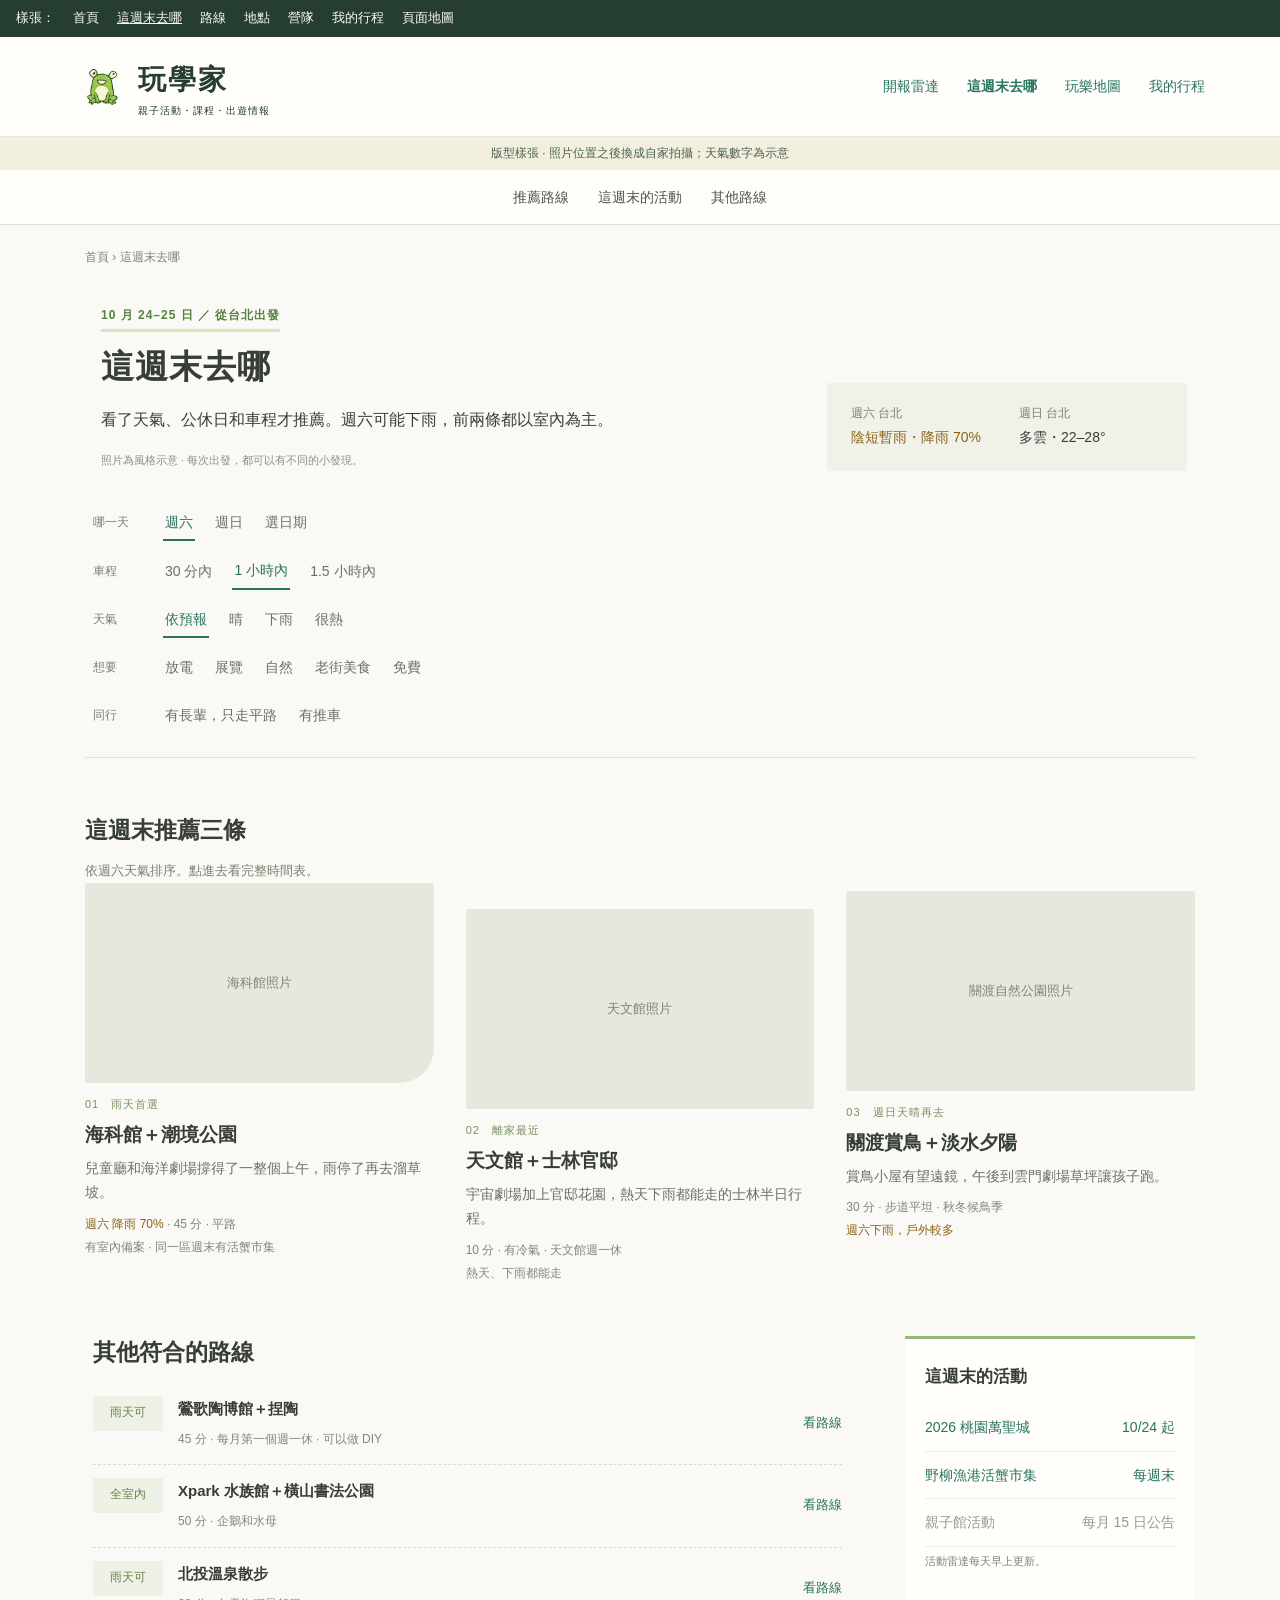
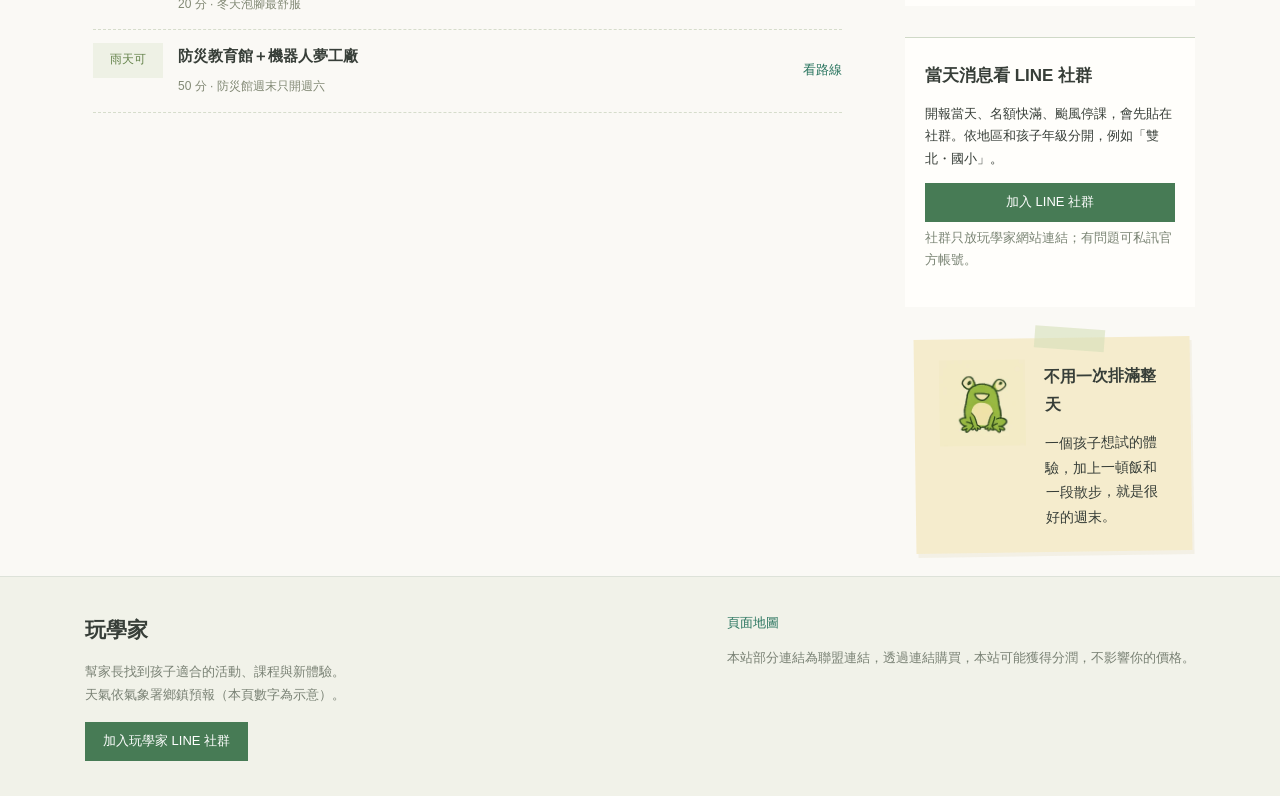
<file: weekend.html>
<!doctype html>
<html lang="zh-Hant"><head><meta charset="utf-8"><meta name="robots" content="noindex,nofollow"><meta name="viewport" content="width=device-width,initial-scale=1"><title>這週末去哪｜玩學家</title><link rel="stylesheet" href="wxj.css"></head><body>
<nav class="switcher" aria-label="樣張切換"><span>樣張：</span><a href="index.html">首頁</a><a href="weekend.html" aria-current="page">這週末去哪</a><a href="route.html">路線</a><a href="place.html">地點</a><a href="camp.html">營隊</a><a href="mytrip.html">我的行程</a><a href="sitemap.html">頁面地圖</a></nav>
<header><div class="top"><a class="logo" href="index.html"><img src="assets/frog.webp" alt="玩學家青蛙"><span>玩學家<small>親子活動・課程・出遊情報</small></span></a><nav class="mainnav"><a href="camp.html">開報雷達</a><a href="weekend.html" aria-current="page">這週末去哪</a><a href="place.html">玩樂地圖</a><a href="mytrip.html">我的行程</a></nav></div></header>
<div class="preview">版型樣張 · 照片位置之後換成自家拍攝；天氣數字為示意</div>
<nav class="subnav" aria-label="頁內導覽"><a href="#picks">推薦路線</a><a href="#events">這週末的活動</a><a href="#list">其他路線</a></nav>
<main class="wrap"><div class="crumb">首頁 › 這週末去哪</div>
<div class="week-head"><div class="title" style="padding-bottom:0;margin-bottom:0"><div class="type">10 月 24–25 日 ／ 從台北出發</div><h1>這週末去哪</h1><p class="intro" style="font-size:16px">看了天氣、公休日和車程才推薦。週六可能下雨，前兩條都以室內為主。</p></div>
<div class="wx"><div class="rain"><span>週六 台北</span><strong>陰短暫雨・降雨 70%</strong></div><div><span>週日 台北</span><strong>多雲・22–28°</strong></div></div></div>
<section class="filters" aria-label="篩選">
<div class="fg" data-g="day"><span class="lab">哪一天</span><button aria-pressed="true">週六</button><button aria-pressed="false">週日</button><button aria-pressed="false">選日期</button></div>
<div class="fg" data-g="drive"><span class="lab">車程</span><button aria-pressed="false">30 分內</button><button aria-pressed="true">1 小時內</button><button aria-pressed="false">1.5 小時內</button></div>
<div class="fg" data-g="wx"><span class="lab">天氣</span><button aria-pressed="true">依預報</button><button aria-pressed="false">晴</button><button aria-pressed="false">下雨</button><button aria-pressed="false">很熱</button></div>
<div class="fg" data-multi="1"><span class="lab">想要</span><button aria-pressed="false">放電</button><button aria-pressed="false">展覽</button><button aria-pressed="false">自然</button><button aria-pressed="false">老街美食</button><button aria-pressed="false">免費</button></div>
<div class="fg" data-multi="1"><span class="lab">同行</span><button aria-pressed="false">有長輩，只走平路</button><button aria-pressed="false">有推車</button></div>
</section>
<section class="related" id="picks" style="margin-top:0"><h2>這週末推薦三條</h2><p style="color:#76806e;font-size:13px">依週六天氣排序。點進去看完整時間表。</p>
<div class="cards">
<a class="card" href="route.html"><div class="ph">海科館照片</div><div class="tag">01　雨天首選</div><h3>海科館＋潮境公園</h3><p>兒童廳和海洋劇場撐得了一整個上午，雨停了再去溜草坡。</p><div class="meta"><span class="rain">週六 降雨 70%</span> · 45 分 · 平路<br>有室內備案 · 同一區週末有活蟹市集</div></a>
<a class="card" href="#"><div class="ph">天文館照片</div><div class="tag">02　離家最近</div><h3>天文館＋士林官邸</h3><p>宇宙劇場加上官邸花園，熱天下雨都能走的士林半日行程。</p><div class="meta">10 分 · 有冷氣 · 天文館週一休<br>熱天、下雨都能走</div></a>
<a class="card" href="#"><div class="ph">關渡自然公園照片</div><div class="tag">03　週日天晴再去</div><h3>關渡賞鳥＋淡水夕陽</h3><p>賞鳥小屋有望遠鏡，午後到雲門劇場草坪讓孩子跑。</p><div class="meta">30 分 · 步道平坦 · 秋冬候鳥季<br><span class="rain">週六下雨，戶外較多</span></div></a>
</div></section>
<div class="cols"><div>
<section class="panel" id="list" style="background:none;border:0;padding:12px 8px 28px"><h2 style="margin-top:0">其他符合的路線</h2>
<a class="list-row" href="#"><span class="label">雨天可</span><div><h3>鶯歌陶博館＋捏陶</h3><small>45 分 · 每月第一個週一休 · 可以做 DIY</small></div><em>看路線</em></a>
<a class="list-row" href="#"><span class="label">全室內</span><div><h3>Xpark 水族館＋橫山書法公園</h3><small>50 分 · 企鵝和水母</small></div><em>看路線</em></a>
<a class="list-row" href="#"><span class="label">雨天可</span><div><h3>北投溫泉散步</h3><small>20 分 · 冬天泡腳最舒服</small></div><em>看路線</em></a>
<a class="list-row" href="#"><span class="label">雨天可</span><div><h3>防災教育館＋機器人夢工廠</h3><small>50 分 · 防災館週末只開週六</small></div><em>看路線</em></a>
</section></div>
<aside style="position:static;padding-top:12px"><section class="panel" id="events"><h3>這週末的活動</h3><a class="official" href="#">2026 桃園萬聖城 <b>10/24 起</b></a><a class="official" href="#">野柳漁港活蟹市集 <b>每週末</b></a><div class="official disabled">親子館活動 <b>每月 15 日公告</b></div><p class="source-label">活動雷達每天早上更新。</p></section>
<section class="panel line-panel"><h3>當天消息看 LINE 社群</h3><p>開報當天、名額快滿、颱風停課，會先貼在社群。依地區和孩子年級分開，例如「雙北・國小」。</p><a class="line-join" href="#" style="display:block;text-align:center">加入 LINE 社群</a><p class="source-label">社群只放玩學家網站連結；有問題可私訊官方帳號。</p></section>
<div class="note" style="margin:10px 4px 24px 10px"><img src="assets/frog.webp" alt="青蛙提醒"><div><h3>不用一次排滿整天</h3><p>一個孩子想試的體驗，加上一頓飯和一段散步，就是很好的週末。</p></div></div></aside></div>
</main>
<footer class="bottom"><div class="wrap footgrid"><div><b style="font-size:21px">玩學家</b><p>幫家長找到孩子適合的活動、課程與新體驗。<br>天氣依氣象署鄉鎮預報（本頁數字為示意）。</p><a class="line-join" href="#">加入玩學家 LINE 社群</a></div><div><a href="sitemap.html">頁面地圖</a><p>本站部分連結為聯盟連結，透過連結購買，本站可能獲得分潤，不影響你的價格。</p></div></div></footer>
<div class="toast" role="status"></div>
<script>
function toast(t){var e=document.querySelector('.toast');e.textContent=t;e.style.display='block';setTimeout(function(){e.style.display='none'},3500)}
document.querySelectorAll('.fg').forEach(function(g){g.querySelectorAll('button').forEach(function(b){b.onclick=function(){if(g.dataset.multi){b.setAttribute('aria-pressed',b.getAttribute('aria-pressed')!=='true')}else{g.querySelectorAll('button').forEach(function(x){x.setAttribute('aria-pressed',x===b)})}}})});
document.querySelectorAll('.line-join').forEach(function(a){a.onclick=function(e){e.preventDefault();toast('正式版會開 LINE 加入社群；社群公告只放玩學家網站連結')}});
</script>
</body></html>
</file>
<file: wxj.css>
/* 玩學家內頁共用樣式：第一、二層逐字取自參考稿 /activity（2026-10-20 從使用者已登入的 Chrome 取出），第三層是我們多出來的功能 */
* { box-sizing: border-box; }
html { scroll-behavior: smooth; scroll-padding-top: 75px; }
body { margin: 0px; color: rgb(52, 59, 57); background: rgb(243, 244, 243); font-family: "Microsoft JhengHei", Arial, sans-serif; font-size: 15px; line-height: 1.75; }
a { color: rgb(40, 116, 94); text-decoration: none; }
a:hover { text-decoration: underline; }
button { font: inherit; cursor: pointer; }
header { background: white; border-bottom: 1px solid rgb(228, 231, 228); }
.top { max-width: 1180px; margin: auto; display: flex; align-items: center; justify-content: space-between; padding: 18px 25px; }
.logo { display: flex; align-items: center; color: rgb(38, 62, 50); font-weight: 900; font-size: 28px; letter-spacing: 2px; }
.logo img { width: 54px; height: 54px; object-fit: contain; margin-right: 9px; }
.logo small { display: block; font-size: 10px; font-weight: 400; letter-spacing: 1px; line-height: 1.4; }
.mainnav { display: flex; gap: 28px; font-size: 14px; }
.preview { background: rgb(237, 244, 235); color: rgb(77, 98, 79); font-size: 12px; text-align: center; padding: 6px 15px; }
.subnav { position: sticky; top: 0px; z-index: 5; background: white; border-bottom: 1px solid rgb(221, 221, 221); display: flex; justify-content: center; gap: 35px; padding: 15px; }
.subnav a { color: rgb(76, 83, 80); font-size: 14px; }
.subnav a:hover { color: rgb(38, 113, 83); }
.wrap { max-width: 1180px; padding: 0px 25px; margin: auto; }
.crumb { font-size: 12px; padding: 16px 0px; color: rgb(121, 131, 125); }
.photos { display: grid; grid-template-columns: 2fr 1fr; gap: 5px; height: 330px; }
.photos img, .photos .ph { height: 100%; width: 100%; object-fit: cover; }
.photos .small { display: grid; grid-template-columns: 1fr 1fr; gap: 5px; min-height: 0px; }
.title { background: white; padding: 25px 30px; margin-bottom: 25px; border-bottom: 3px solid rgb(113, 170, 100); }
.title .type { color: rgb(85, 131, 64); font-size: 12px; font-weight: bold; }
h1 { font-size: 32px; margin: 5px 0px 10px; letter-spacing: 1px; line-height: 1.4; }
.subline { display: flex; flex-wrap: wrap; gap: 8px 22px; color: rgb(106, 114, 109); font-size: 13px; }
.layout { display: grid; grid-template-columns: minmax(0px, 1fr) 310px; gap: 26px; align-items: start; }
.panel { background: white; padding: 28px 30px; margin-bottom: 22px; border: 1px solid rgb(228, 231, 227); }
.tools { display: flex; gap: 12px; padding-bottom: 22px; border-bottom: 1px solid rgb(230, 233, 229); }
.tools button { background: white; border: 1px solid rgb(219, 225, 218); border-radius: 22px; padding: 7px 18px; color: rgb(74, 85, 77); }
.tools button[aria-pressed="true"] { background: rgb(231, 241, 227); color: rgb(53, 113, 65); }
h2 { font-size: 23px; margin: 24px 0px 14px; line-height: 1.4; }
h3 { font-size: 17px; margin: 0px 0px 12px; }
.intro { font-size: 17px; line-height: 1.9; }
p { margin: 12px 0px; }
.facts { display: grid; grid-template-columns: repeat(3, 1fr); border-top: 1px solid rgb(229, 233, 227); border-bottom: 1px solid rgb(229, 233, 227); padding: 18px 0px; margin-top: 22px; gap: 16px; }
.facts span { display: block; font-size: 12px; color: rgb(120, 128, 117); }
.facts strong { font-size: 14px; }
.note { background: rgb(241, 245, 237); border-left: 3px solid rgb(133, 171, 108); padding: 17px 20px; margin: 22px 0px; display: flex; gap: 16px; }
.note img { width: 64px; height: 78px; object-fit: contain; mix-blend-mode: multiply; }
.note p { margin: 0px; font-size: 14px; }
.byline { color: rgb(120, 128, 117); font-size: 12px; margin-top: 20px; }
.row { display: grid; grid-template-columns: 110px 1fr; padding: 12px 0px; border-bottom: 1px solid rgb(236, 238, 234); font-size: 14px; }
.row span:first-child { color: rgb(120, 128, 117); }
.badge { display: inline-block; background: rgb(255, 241, 214); color: rgb(138, 99, 27); padding: 4px 10px; font-size: 12px; }
.check { border-left: 3px solid rgb(215, 168, 71); }
.check small { color: rgb(122, 129, 121); display: block; margin-top: 12px; }
aside .panel { padding: 23px; }
aside { position: sticky; top: 78px; }
.official { display: block; padding: 11px 0px; border-bottom: 1px solid rgb(228, 232, 226); font-size: 14px; }
.official b { float: right; font-weight: 400; }
.disabled { color: rgb(146, 154, 146); }
.button { display: block; text-align: center; background: rgb(57, 123, 89); color: white; padding: 10px; margin-top: 15px; border: 0px; }
.map { height: 165px; background: rgb(238, 240, 233); display: grid; place-content: center; color: rgb(123, 132, 120); border: 1px solid rgb(221, 226, 216); margin: 17px 0px; font-size: 13px; text-align: center; }
.faq details { border-bottom: 1px solid rgb(229, 233, 227); padding: 14px 0px; font-size: 14px; }
.faq summary { cursor: pointer; font-weight: bold; }
.faq p { color: rgb(104, 114, 104); }
.related { padding: 20px 0px 40px; }
.related-grid { display: grid; grid-template-columns: repeat(3, 1fr); gap: 22px; }
.related article { background: white; border: 1px solid rgb(226, 230, 223); }
.related img, .related .ph { width: 100%; height: 160px; object-fit: cover; }
.related .text { padding: 14px 18px; }
.related h3 { margin-bottom: 5px; }
.related p { font-size: 12px; color: rgb(116, 125, 113); margin: 0px; }
.bottom { background: white; border-top: 1px solid rgb(221, 226, 217); padding: 35px 0px; font-size: 13px; }
.footgrid { display: flex; justify-content: space-between; gap: 25px; }
.footgrid p { max-width: 500px; color: rgb(121, 129, 116); }
.toast { position: fixed; bottom: 22px; left: 50%; transform: translateX(-50%); padding: 12px 20px; background: rgb(40, 77, 57); color: white; z-index: 20; display: none; max-width: 90%; font-size: 14px; }
.source-label { font-size: 11px; color: rgb(123, 133, 117); margin-top: 5px; }
.mobile-menu { display: none; }
ul { padding-left: 22px; }
li { margin-bottom: 8px; }
@media (max-width: 760px) {
  .top { padding: 12px 18px; }
  .logo { font-size: 25px; }
  .mainnav { gap: 13px; font-size: 12px; }
  .mainnav a:last-child { display: none; }
  .wrap { padding: 0px 16px; }
  .subnav { justify-content: flex-start; overflow-x: auto; gap: 24px; white-space: nowrap; padding: 12px 18px; }
  .photos { height: 230px; grid-template-columns: 1.6fr 1fr; }
  .photos .small { grid-template-columns: 1fr; }
  .photos .small img:last-child,   .photos .small .ph:last-child { display: none; }
  .title { padding: 20px; margin-bottom: 18px; }
  h1 { font-size: 26px; }
  .layout { display: flex; flex-direction: column; gap: 0px; }
  .content, aside { width: 100%; }
  aside { position: static; }
  .panel { padding: 22px 20px; }
  .facts { grid-template-columns: repeat(2, 1fr); }
  .intro { font-size: 15px; }
  .related-grid { grid-template-columns: 1fr; }
  .related article { display: grid; grid-template-columns: 120px 1fr; }
  .related img,   .related .ph { height: 125px; }
  .footgrid { display: block; }
  .row { grid-template-columns: 90px 1fr; }
  .tools { gap: 8px; }
  .tools button { padding: 6px 13px; }
  h2 { font-size: 21px; }
}
/* ---- 第二層：筆記本風（原 assets/notebook.css） ---- */
body { background: rgb(250, 249, 245); color: rgb(55, 62, 56); }
header { background: rgb(255, 254, 251); }
.preview { background: rgb(242, 239, 223); }
.subnav { background: rgba(255, 254, 251, 0.96); gap: 29px; }
.wrap { max-width: 1160px; }
.crumb { padding: 22px 0px 18px; }
.photos { height: 380px; grid-template-columns: 1.65fr 1fr; gap: 18px; padding-right: 12px; align-items: start; }
.photos > img, .photos > .ph { height: 345px; border-radius: 2px 2px 35px; }
.photos .small { height: 355px; grid-template-columns: 1fr 0.8fr; align-items: start; padding-top: 27px; gap: 14px; }
.photos .small img:first-child, .photos .small .ph:first-child { height: 275px; transform: rotate(-2deg); border: 7px solid white; box-shadow: rgba(45, 60, 53, 0.07) 0px 3px 9px; }
.photos .small img:last-child, .photos .small .ph:last-child { height: 210px; margin-top: 100px; transform: rotate(3deg); border: 7px solid white; box-shadow: rgba(45, 60, 53, 0.07) 0px 3px 9px; }
.title { background: none; border: 0px; padding: 5px 8px 28px; margin-bottom: 8px; max-width: 850px; }
.title .type { display: inline-block; letter-spacing: 1px; border-bottom: 3px solid rgb(214, 230, 184); padding-bottom: 3px; }
h1 { font-size: 33px; margin: 12px 0px 14px; }
.layout { grid-template-columns: minmax(0px, 1fr) 290px; gap: 55px; }
.content > .panel { border: 0px; background: none; padding: 12px 8px 28px; margin-bottom: 20px; }
.content > .panel h2 { font-size: 24px; margin-bottom: 22px; letter-spacing: 0.5px; }
.tools { border: 0px; padding: 0px 0px 12px; gap: 18px; }
.tools button { border: 0px; border-radius: 0px; background: none; padding: 7px 2px; color: rgb(105, 115, 100); }
.tools button:hover { border-bottom: 1px solid rgb(144, 172, 112); }
.intro { font-size: 18px; line-height: 2; max-width: 640px; }
.content p { line-height: 1.95; }
.facts { background: rgb(240, 241, 232); border: 0px; padding: 22px 24px; grid-template-columns: repeat(3, 1fr); margin: 30px 0px 35px; gap: 24px; }
.facts strong { font-weight: 500; }
.note { position: relative; background: rgb(245, 236, 205); border: 0px; padding: 25px 25px 23px; transform: rotate(-0.8deg); margin: 30px 8px 24px 28px; box-shadow: rgba(217, 207, 172, 0.22) 2px 4px 0px; gap: 19px; }
.note::before { content: ""; position: absolute; top: -10px; left: 44%; width: 70px; height: 22px; background: rgba(213, 223, 186, 0.6); transform: rotate(5deg); }
.note img { width: 86px; height: 106px; margin-top: -14px; }
.note h3 { font-size: 16px; }
.byline { padding-top: 10px; }
.row { grid-template-columns: 115px 1fr; border-color: rgb(228, 230, 218); }
.content #info { padding-bottom: 20px; }
.content #cost { max-width: 570px; margin: 5px 0px 32px; padding: 22px 25px; background: white; border-top: 2px solid rgb(166, 187, 140); border-bottom: 1px solid rgb(226, 230, 217); }
.content #check { background: rgb(241, 238, 229); border-width: 0px 0px 0px 3px; border-style: none none none solid; border-color: currentcolor currentcolor currentcolor rgb(210, 174, 88); border-image: none; padding: 22px 25px; margin-left: 18px; }
.badge { background: rgb(248, 232, 187); }
.content #faq { padding-top: 20px; }
.faq details { border-bottom: 1px dashed rgb(214, 221, 205); }
.faq summary { font-weight: 500; }
aside { padding-top: 34px; }
aside .panel { background: rgb(255, 254, 251); border-width: 1px 0px 0px; border-style: solid none none; border-color: rgb(207, 217, 199) currentcolor currentcolor; border-image: none; padding: 23px 20px; margin-bottom: 31px; }
aside .panel:first-child { border-top: 3px solid rgb(150, 183, 121); }
.official { border-color: rgb(236, 239, 231); }
.map { background: rgb(237, 240, 231); }
.button { background: rgb(71, 123, 85); }
.related { border-top: 1px solid rgb(220, 226, 212); margin-top: 12px; padding-top: 32px; }
.related-grid { gap: 32px; align-items: start; }
.related article { border: 0px; background: none; }
.related article:nth-child(2) { margin-top: 26px; }
.related article:nth-child(3) { margin-top: 8px; }
.related img, .related .ph { height: 180px; border-radius: 2px; }
.related article:nth-child(2) img, .related article:nth-child(2) .ph { height: 205px; }
.related .text { padding: 13px 2px; }
.related h3 { font-size: 17px; }
.bottom { background: rgb(241, 242, 233); }
.title::after { content: "照片為風格示意 · 每次出發，都可以有不同的小發現。"; display: block; font-size: 11px; color: rgb(138, 143, 129); margin-top: 15px; }
@media (max-width: 760px) {
  .photos { height: 290px; grid-template-columns: 1.5fr 1fr; gap: 12px; padding-right: 0px; }
  .photos > img,   .photos > .ph { height: 250px; border-radius: 2px 2px 24px; }
  .photos .small { padding-top: 25px; height: 260px; grid-template-columns: 1fr; }
  .photos .small img:first-child,   .photos .small .ph:first-child { height: 200px; border-width: 5px; }
  .photos .small img:last-child,   .photos .small .ph:last-child { display: none; }
  .title { padding: 0px 3px 20px; }
  h1 { font-size: 26px; }
  .layout { gap: 0px; }
  .content > .panel { padding: 10px 3px 25px; }
  .intro { font-size: 16px; }
  .facts { grid-template-columns: repeat(2, 1fr); padding: 18px; gap: 18px; }
  .note { margin-left: 8px; margin-right: 3px; padding: 22px 17px; gap: 12px; }
  .note img { width: 65px; height: 82px; }
  .content #check { margin-left: 0px; padding: 20px; }
  .content #cost { padding: 20px; }
  aside { padding-top: 0px; }
  .related-grid { gap: 24px; }
  .related article:nth-child(n) { margin-top: 0px; }
  .related article:nth-child(n) img,   .related article:nth-child(n) .ph { height: 125px; }
  .related .text { padding: 8px 0px 8px 15px; }
}

/* ---- 第三層：玩學家多出來的功能，沿用上面同一套顏色、線條和間距 ---- */
.switcher { background: rgb(38, 62, 50); color: rgb(250, 249, 245); font-size: 13px; padding: 7px 16px; display: flex; flex-wrap: wrap; gap: 4px 18px; }
.switcher a { color: rgb(250, 249, 245); }
.switcher a[aria-current="page"] { text-decoration: underline; }
.mainnav a[aria-current="page"] { font-weight: 700; }
.ph { background: rgb(230, 232, 221); color: rgb(123, 132, 120); display: flex; align-items: center; justify-content: center; text-align: center; font-size: 13px; padding: 12px; }
.subline .ok { color: rgb(53, 113, 65); }
.subline .warn { color: rgb(138, 99, 27); }

/* 天氣：跟「行程小卡」同一個淺綠底 */
.wx { display: grid; grid-template-columns: repeat(2, 1fr) 1.2fr; gap: 24px; background: rgb(240, 241, 232); padding: 20px 24px; margin: 10px 0px 6px; }
.wx span { display: block; font-size: 12px; color: rgb(120, 128, 117); }
.wx strong { font-weight: 500; font-size: 14px; }
.wx .rain strong { color: rgb(138, 99, 27); }
.wx small { font-size: 12px; color: rgb(120, 128, 117); align-self: center; }

/* 附近順遊：跟側欄「官方網站」那種一行一筆 */
.near { max-width: 640px; }
.near a { display: grid; grid-template-columns: 1fr auto; gap: 15px; padding: 12px 0px; border-bottom: 1px dashed rgb(214, 221, 205); color: rgb(55, 62, 56); font-size: 14px; }
.near a b { font-weight: 500; font-size: 15px; }
.near a small { display: block; color: rgb(120, 128, 117); font-size: 12px; }
.near a em { font-style: normal; color: rgb(100, 130, 74); font-size: 13px; align-self: center; }
.near a:hover { text-decoration: none; }
.near a:hover b { color: rgb(40, 116, 94); }

/* 路線時間表：左邊時間標籤沿用首頁 list-row 的小綠塊 */
.plan { max-width: 640px; }
.step { display: grid; grid-template-columns: 70px 1fr; gap: 18px; padding: 14px 0px; border-bottom: 1px dashed rgb(214, 221, 205); }
.step .t { color: rgb(100, 130, 74); background: rgb(238, 241, 229); text-align: center; font-size: 13px; padding: 6px; height: 35px; }
.step.lunch .t { background: rgb(248, 232, 187); color: rgb(138, 99, 27); }
.step h3 { font-size: 16px; margin: 0px 0px 3px; }
.step p { margin: 0px; font-size: 14px; color: rgb(104, 114, 104); }
.drive { padding: 6px 0px 6px 88px; font-size: 12px; color: rgb(138, 143, 129); }
.dep { display: flex; align-items: center; gap: 10px; font-size: 14px; color: rgb(105, 115, 100); margin-bottom: 8px; }
.dep select { font: inherit; border: 0px; border-bottom: 1px solid rgb(144, 172, 112); background: none; padding: 3px 2px; }
.two { display: grid; grid-template-columns: repeat(2, 1fr); gap: 24px; background: rgb(240, 241, 232); padding: 22px 24px; max-width: 640px; }
.two span { display: block; font-size: 12px; color: rgb(120, 128, 117); }

/* 營隊：「我家能不能報」放在跟費用一樣的白卡 */
.who { max-width: 570px; padding: 22px 25px; background: white; border-top: 2px solid rgb(166, 187, 140); border-bottom: 1px solid rgb(226, 230, 217); }
.who label { display: grid; grid-template-columns: 170px 1fr; align-items: center; gap: 10px; font-size: 14px; color: rgb(105, 115, 100); margin-bottom: 10px; }
.who select { font: inherit; border: 0px; border-bottom: 1px solid rgb(144, 172, 112); background: none; padding: 4px 2px; color: rgb(55, 62, 56); }
.who .res div { padding: 8px 12px; margin: 8px 0px; font-size: 14px; }
.who .yes { background: rgb(231, 241, 227); color: rgb(53, 113, 65); }
.who .no { background: rgb(241, 238, 229); color: rgb(122, 92, 40); }
.who small { display: block; color: rgb(122, 129, 121); font-size: 12px; margin-top: 10px; }
.tl { border-left: 2px solid rgb(214, 230, 184); margin-left: 6px; padding-left: 22px; max-width: 600px; }
.tl div { position: relative; padding: 4px 0px 16px; font-size: 14px; }
.tl div::before { content: ""; position: absolute; left: -29px; top: 10px; width: 12px; height: 12px; border-radius: 50%; background: rgb(250, 249, 245); border: 2px solid rgb(150, 183, 121); }
.tl div.now::before { background: rgb(71, 123, 85); border-color: rgb(71, 123, 85); }
.tl b { display: block; font-weight: 500; font-size: 15px; }
.tl span { color: rgb(104, 114, 104); }
.ask { max-width: 640px; }
.ask div { padding: 11px 0px; border-bottom: 1px dashed rgb(214, 221, 205); font-size: 14px; }

/* 這週末去哪：篩選沿用 .tools 文字按鈕，卡片沿用首頁 .cards */
.filters { padding: 6px 8px 18px; }
.fg { display: flex; flex-wrap: wrap; align-items: center; gap: 4px 18px; padding: 6px 0px; font-size: 14px; }
.fg .lab { width: 52px; font-size: 12px; color: rgb(120, 128, 117); }
.fg button { border: 0px; background: none; padding: 5px 2px; color: rgb(105, 115, 100); border-bottom: 1px solid transparent; }
.fg button:hover { border-bottom-color: rgb(144, 172, 112); }
.fg button[aria-pressed="true"] { color: rgb(40, 116, 94); border-bottom: 2px solid rgb(40, 116, 94); }
.cards { display: grid; grid-template-columns: repeat(3, 1fr); gap: 32px; align-items: start; }
.card { position: relative; color: rgb(55, 62, 56); }
.card:nth-child(2) { margin-top: 26px; }
.card:nth-child(3) { margin-top: 8px; }
.card .ph { width: 100%; height: 200px; border-radius: 2px; }
.card:first-child .ph { border-radius: 2px 2px 35px; }
.card .tag { font-size: 11px; color: rgb(123, 144, 95); margin-top: 12px; letter-spacing: 1px; }
.card h3 { font-size: 19px; line-height: 1.6; margin: 6px 0px 5px; }
.card p { font-size: 14px; color: rgb(104, 114, 104); margin: 0px 0px 8px; }
.card .meta { font-size: 12px; color: rgb(126, 135, 118); line-height: 1.9; }
.card .meta .rain { color: rgb(138, 99, 27); }
.card:hover { text-decoration: none; }
.card:hover h3 { color: rgb(71, 123, 85); }
.list-row { display: grid; grid-template-columns: 70px 1fr auto; gap: 15px; padding: 13px 0px; border-bottom: 1px dashed rgb(214, 221, 204); color: rgb(55, 62, 56); }
.list-row .label { color: rgb(100, 130, 74); background: rgb(238, 241, 229); text-align: center; font-size: 12px; padding: 6px; height: 35px; }
.list-row h3 { font-size: 15px; margin: 0px 0px 3px; }
.list-row small { font-size: 12px; color: rgb(130, 137, 117); }
.list-row em { font-style: normal; font-size: 13px; align-self: center; color: rgb(40, 116, 94); }
.list-row:hover { text-decoration: none; }
.week-head { display: grid; grid-template-columns: 1fr 360px; gap: 55px; align-items: end; padding: 10px 8px 22px; }
.week-head .wx { grid-template-columns: repeat(2, 1fr); margin: 0px; }
.cols { display: grid; grid-template-columns: minmax(0px, 1fr) 290px; gap: 55px; align-items: start; }

@media (max-width: 760px) {
  .wx { grid-template-columns: repeat(2, 1fr); padding: 18px; gap: 16px; }
  .wx small { grid-column: 1 / -1; }
  .two { grid-template-columns: 1fr; gap: 12px; padding: 18px; }
  .who label { grid-template-columns: 1fr; gap: 2px; }
  .who { padding: 20px; }
  .cards { grid-template-columns: 1fr; gap: 24px; }
  .card:nth-child(n) { margin-top: 0px; }
  .card .ph { height: 180px; }
  .week-head, .cols { grid-template-columns: 1fr; gap: 18px; }
  .fg .lab { width: 100%; }
  .drive { padding-left: 88px; }
}

/* LINE 社群入口：沿用側欄 .button 的綠 */
.line-join { display: inline-block; background: rgb(71, 123, 85); color: white; padding: 8px 18px; font-size: 13px; margin-top: 4px; border: 0px; }
.line-join:hover { text-decoration: none; background: rgb(57, 105, 72); }
.line-panel p { font-size: 13px; }

/* 我的行程：一站一列，可拖拉；時間標籤沿用 .step */
.trip-bar { display: flex; flex-wrap: wrap; align-items: center; gap: 10px 26px; padding: 4px 0px 16px; font-size: 14px; color: rgb(105, 115, 100); }
.trip-bar select { font: inherit; border: 0px; border-bottom: 1px solid rgb(144, 172, 112); background: none; padding: 3px 2px; color: rgb(55, 62, 56); }
.stops { max-width: 680px; }
.stop { display: grid; grid-template-columns: 70px 1fr auto; gap: 16px; padding: 14px 0px; border-bottom: 1px dashed rgb(214, 221, 205); background: rgb(250, 249, 245); }
.stop[draggable="true"] { cursor: grab; }
.stop.dragging { opacity: 0.4; }
.stop.over { border-top: 2px solid rgb(40, 116, 94); }
.stop .t { color: rgb(100, 130, 74); background: rgb(238, 241, 229); text-align: center; font-size: 13px; padding: 6px; height: 35px; }
.stop.lunch .t { background: rgb(248, 232, 187); color: rgb(138, 99, 27); }
.stop.home .t { background: rgb(241, 242, 233); color: rgb(120, 128, 117); }
.stop h3 { font-size: 16px; margin: 0px 0px 2px; }
.stop p { margin: 0px; font-size: 13px; color: rgb(104, 114, 104); }
.stop .stay { font: inherit; font-size: 13px; border: 0px; border-bottom: 1px solid rgb(214, 221, 205); background: none; color: rgb(105, 115, 100); }
.stop .warn { display: block; margin-top: 5px; font-size: 13px; color: rgb(138, 99, 27); }
.stop .ctl { display: flex; gap: 4px; align-items: flex-start; }
.stop .ctl button { border: 1px solid rgb(219, 225, 218); background: rgb(255, 254, 251); color: rgb(74, 85, 77); width: 30px; height: 30px; padding: 0px; font-size: 13px; }
.stop .ctl button:hover { border-color: rgb(144, 172, 112); }
.trip-drive { padding: 5px 0px 5px 86px; font-size: 12px; color: rgb(138, 143, 129); }
.readonly .ctl, .readonly .stay { display: none; }
.picks-list button { display: grid; grid-template-columns: 1fr auto; width: 100%; text-align: left; border: 0px; border-bottom: 1px solid rgb(236, 239, 231); background: none; padding: 10px 0px; font-size: 14px; color: rgb(55, 62, 56); }
.picks-list button small { display: block; font-size: 12px; color: rgb(120, 128, 117); }
.picks-list button em { font-style: normal; color: rgb(40, 116, 94); font-size: 13px; align-self: center; }
.picks-list button[disabled] { opacity: 0.45; cursor: default; }
.shared-banner { background: rgb(242, 239, 223); padding: 12px 18px; font-size: 14px; margin: 0px 8px 18px; display: none; }
.readonly .shared-banner { display: block; }
@media (max-width: 760px) {
  .stop { grid-template-columns: 62px 1fr; }
  .stop .ctl { grid-column: 1 / -1; justify-content: flex-end; }
  .trip-drive { padding-left: 78px; }
}
.locate { border: 0px; background: none; padding: 3px 2px; color: rgb(40, 116, 94); border-bottom: 1px dashed rgb(144, 172, 112); font-size: 13px; }
</file>
